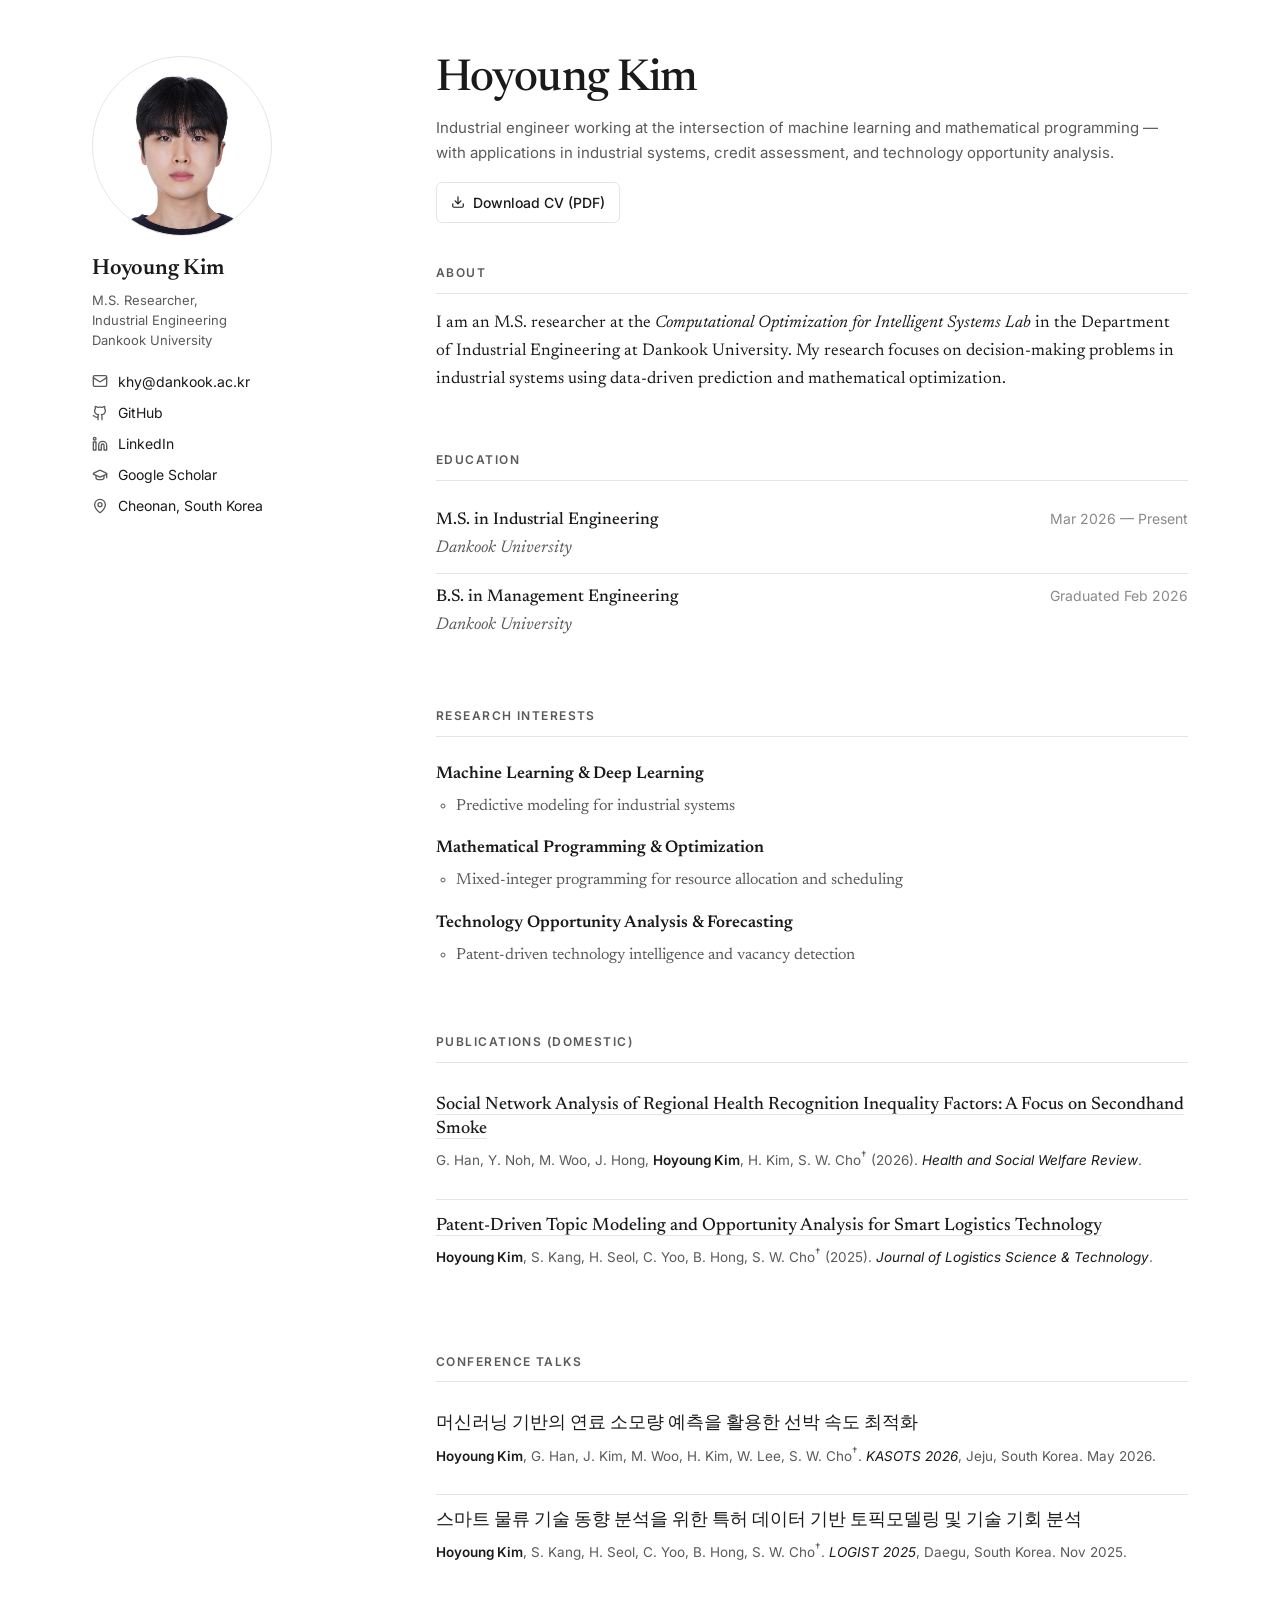
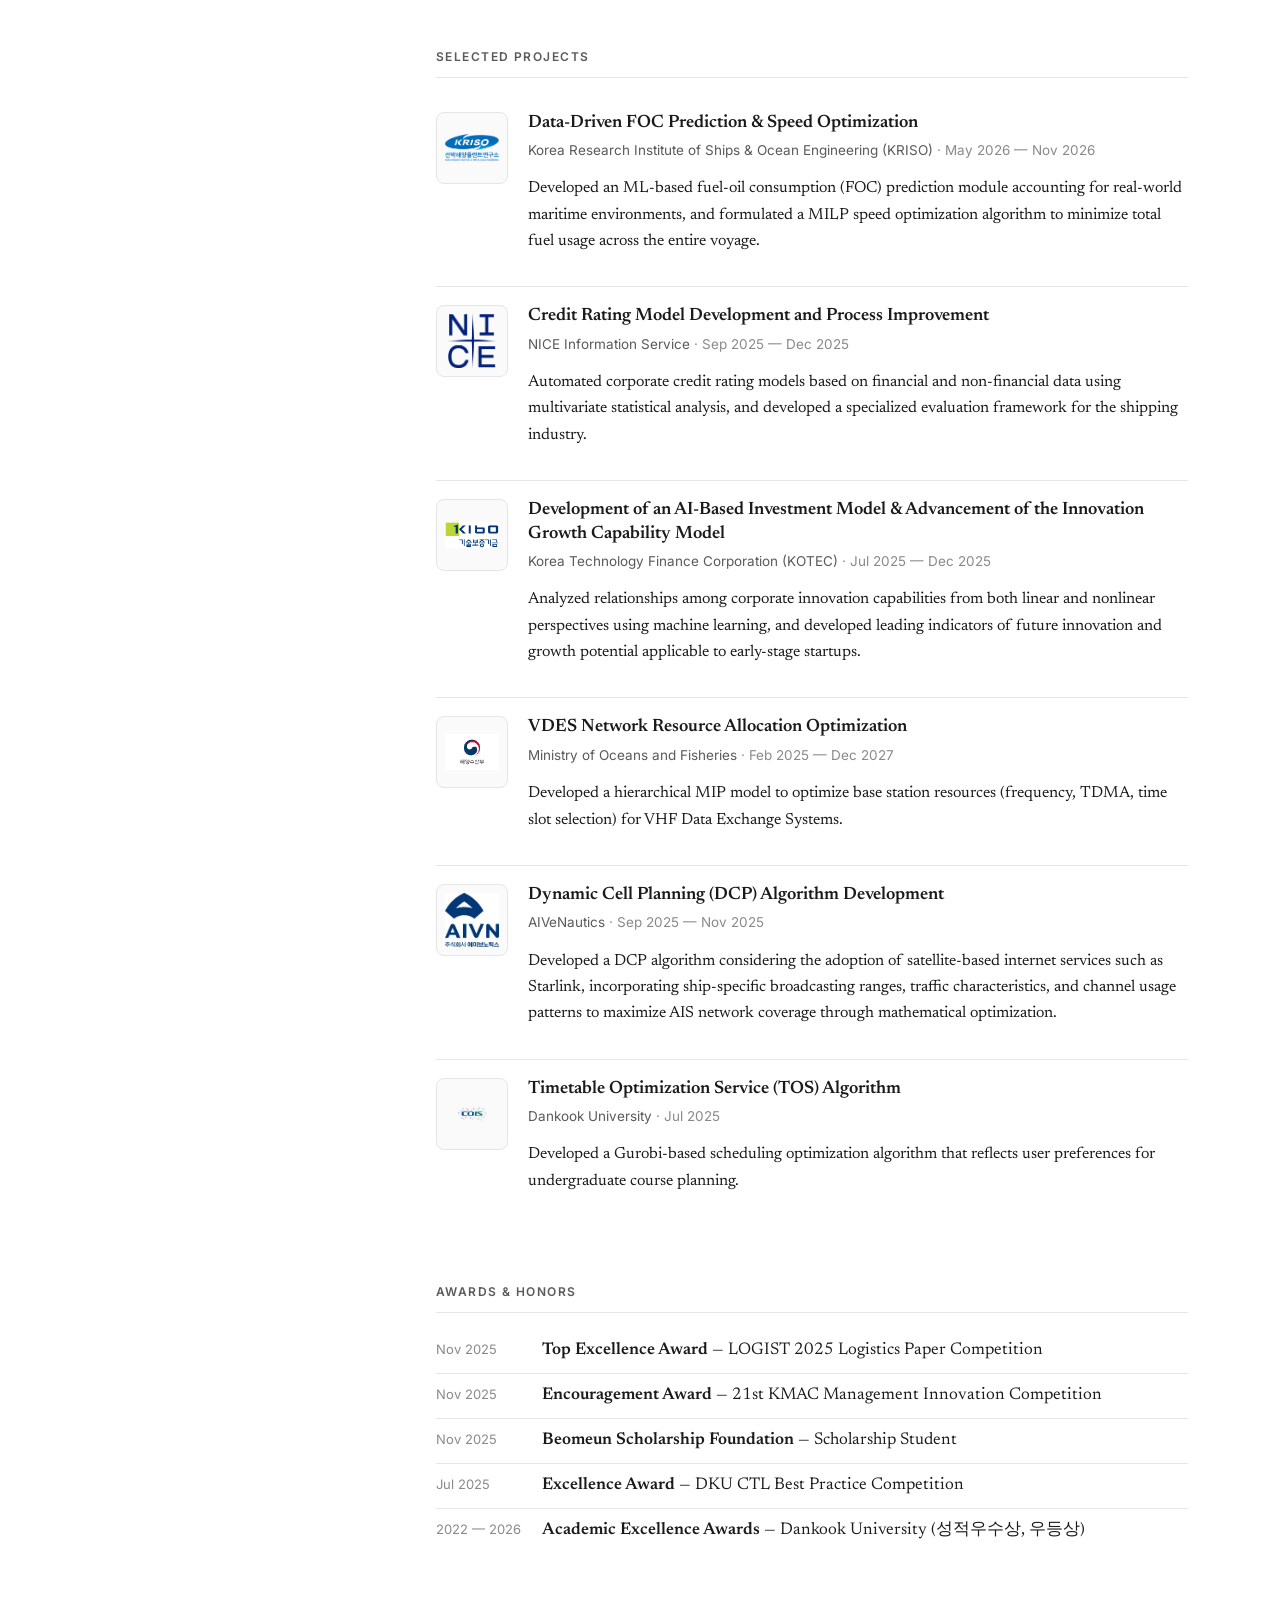
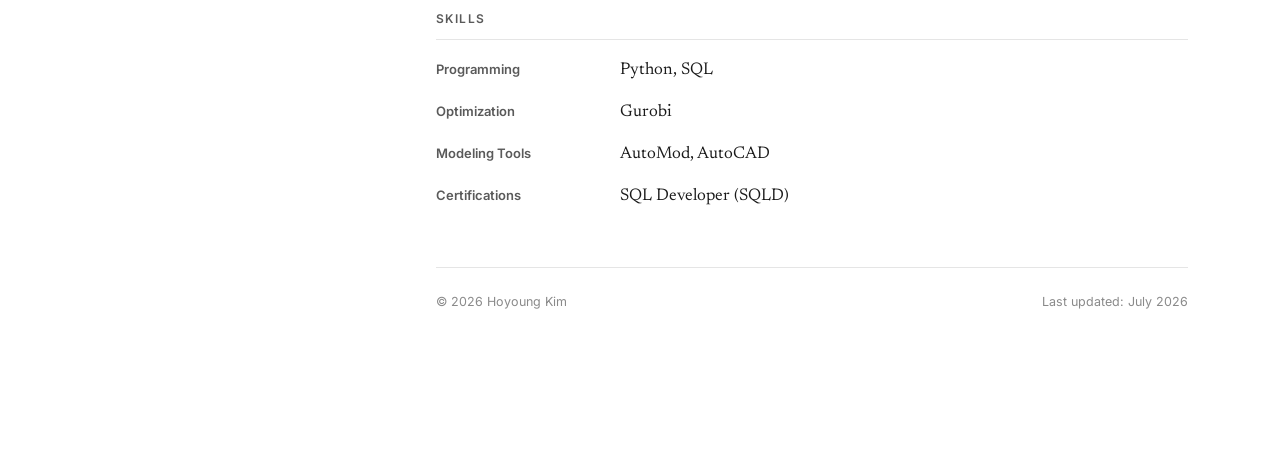
<file: index.html>
<!doctype html>
<html lang="en">
  <head>
    <meta charset="UTF-8" />
    <meta name="viewport" content="width=device-width, initial-scale=1.0" />
    <title>Hoyoung Kim — Industrial Engineering, Dankook University</title>
    <meta
      name="description"
      content="Hoyoung Kim — M.S. researcher at the Computational Optimization for Intelligent Systems Lab, Dankook University. Machine learning, mathematical programming, and technology opportunity analysis."
    />

    <!-- ===========================================================
         Google Fonts
         - Newsreader: 본문 세리프 (가독성 + 학술적 뉘앙스)
         - Inter: 섹션 헤딩/메타/UI 요소용 산세리프
         레퍼런스 AcademicPages 의 차분한 느낌과 유사하게 맞춤
         =========================================================== -->
    <link rel="preconnect" href="https://fonts.googleapis.com" />
    <link rel="preconnect" href="https://fonts.gstatic.com" crossorigin />
    <link
      href="https://fonts.googleapis.com/css2?family=Inter:wght@400;500;600;700&family=Newsreader:ital,wght@0,400;0,500;0,600;1,400&display=swap"
      rel="stylesheet"
    />

    <style>
      /* ============================================================
         디자인 토큰
         - 흰 배경 + 진한 잉크 색상 본문 (순검정은 눈 피로가 커서 회피)
         - 액센트 색상 1개만 사용 (링크/하이라이트)
         ============================================================ */
      :root {
        --bg: #ffffff;
        --fg: #1a1a1a;           /* 본문 잉크 */
        --fg-muted: #5a5a5a;     /* 보조 텍스트 */
        --fg-subtle: #8a8a8a;    /* 더 연한 메타 */
        --line: #e5e5e5;         /* 구분선 */
        --accent: #0a5cff;       /* 링크 액센트 (차분한 학술 블루) */
        --accent-hover: #083fb0;
        --surface: #fafafa;      /* 연한 카드/블록 배경 */

        --font-serif: 'Newsreader', Georgia, 'Times New Roman', serif;
        --font-sans: 'Inter', -apple-system, BlinkMacSystemFont, sans-serif;

        --max-content: 1160px;
        --sidebar-width: 280px;
      }

      /* 기본 리셋 */
      *,
      *::before,
      *::after {
        box-sizing: border-box;
      }

      html {
        -webkit-text-size-adjust: 100%;
        scroll-behavior: smooth;
      }

      body {
        margin: 0;
        background: var(--bg);
        color: var(--fg);
        font-family: var(--font-serif);
        font-size: 17px;
        line-height: 1.65;
        -webkit-font-smoothing: antialiased;
        -moz-osx-font-smoothing: grayscale;
      }

      a {
        color: var(--accent);
        text-decoration: none;
        border-bottom: 1px solid transparent;
        transition: border-color 0.15s ease, color 0.15s ease;
      }
      a:hover {
        color: var(--accent-hover);
        border-bottom-color: currentColor;
      }

      /* ============================================================
         레이아웃: 좌측 고정 사이드바 + 우측 스크롤 콘텐츠
         - 데스크톱: 2컬럼
         - 모바일(≤ 900px): 세로 스택, 사이드바 상단 배치
         ============================================================ */
      .page {
        max-width: var(--max-content);
        margin: 0 auto;
        padding: 0 32px;
      }

      .layout {
        display: grid;
        grid-template-columns: var(--sidebar-width) 1fr;
        gap: 64px;
        padding-top: 56px;
        padding-bottom: 96px;
      }

      @media (max-width: 900px) {
        .page {
          padding: 0 20px;
        }
        .layout {
          grid-template-columns: 1fr;
          gap: 40px;
          padding-top: 32px;
        }
      }

      /* ============================================================
         사이드바
         - sticky 로 스크롤 시 따라오도록 고정
         - 프로필 사진 + 이름 + 소속 + 연락처 링크
         ============================================================ */
      .sidebar {
        position: sticky;
        top: 56px;
        align-self: start;
      }

      @media (max-width: 900px) {
        .sidebar {
          position: static;
        }
      }

      /* 프로필 사진 영역
         - 실제 사진을 /images/profile.jpg 경로에 넣으면 표시됨
         - 이미지가 없을 때도 영역이 유지되도록 기본 배경/이니셜 노출 */
      .profile-photo {
        width: 180px;
        height: 180px;
        border-radius: 50%;
        background: var(--surface);
        background-image: url('images/profile.jpg');
        background-size: cover;
        background-position: center;
        margin-bottom: 20px;
        border: 1px solid var(--line);
        /* 사진이 없을 때 fallback 으로 표시될 이니셜 처리 */
        display: flex;
        align-items: center;
        justify-content: center;
        color: var(--fg-subtle);
        font-family: var(--font-sans);
        font-size: 48px;
        font-weight: 500;
        letter-spacing: -0.02em;
      }

      .profile-name {
        font-family: var(--font-serif);
        font-size: 22px;
        font-weight: 600;
        line-height: 1.25;
        margin: 0 0 6px 0;
        letter-spacing: -0.01em;
      }

      .profile-affiliation {
        font-family: var(--font-sans);
        font-size: 13px;
        line-height: 1.55;
        color: var(--fg-muted);
        margin: 0 0 20px 0;
      }

      /* 사이드바 연락처 링크 리스트 */
      .contact-list {
        list-style: none;
        padding: 0;
        margin: 0;
        font-family: var(--font-sans);
        font-size: 14px;
      }
      .contact-list li {
        margin: 0 0 8px 0;
        display: flex;
        align-items: center;
        gap: 10px;
      }
      .contact-list .icon {
        width: 16px;
        height: 16px;
        color: var(--fg-muted);
        flex-shrink: 0;
      }
      .contact-list a {
        color: var(--fg);
        border-bottom: none;
      }
      .contact-list a:hover {
        color: var(--accent);
      }

      /* ============================================================
         메인 콘텐츠
         ============================================================ */
      .content > section {
        margin-bottom: 56px;
      }

      /* 가장 위에 있는 이름 타이틀 (대형) */
      .content-header {
        margin-bottom: 40px;
      }
      .content-header h1 {
        font-family: var(--font-serif);
        font-size: 44px;
        font-weight: 500;
        line-height: 1.1;
        letter-spacing: -0.02em;
        margin: 0 0 12px 0;
      }
      .content-header .tagline {
        font-family: var(--font-sans);
        font-size: 15px;
        color: var(--fg-muted);
        margin: 0;
      }

      /* CV 다운로드 버튼 줄 */
      .cv-download {
        margin-top: 16px;
        display: inline-flex;
        align-items: center;
        gap: 8px;
        font-family: var(--font-sans);
        font-size: 14px;
        font-weight: 500;
        padding: 8px 14px;
        border: 1px solid var(--line);
        border-radius: 6px;
        color: var(--fg);
        background: var(--bg);
        transition: border-color 0.15s ease, background 0.15s ease;
      }
      .cv-download:hover {
        border-color: var(--fg);
        background: var(--surface);
        color: var(--fg);
      }
      .cv-download .icon {
        width: 14px;
        height: 14px;
      }

      /* 섹션 헤딩 */
      .content h2 {
        font-family: var(--font-sans);
        font-size: 12px;
        font-weight: 600;
        letter-spacing: 0.12em;
        text-transform: uppercase;
        color: var(--fg-muted);
        margin: 0 0 16px 0;
        padding-bottom: 10px;
        border-bottom: 1px solid var(--line);
      }

      .content p {
        margin: 0 0 14px 0;
      }

      /* ============================================================
         Education / Research Interests — 컴팩트 리스트
         ============================================================ */
      .edu-list {
        list-style: none;
        padding: 0;
        margin: 0;
      }
      .edu-list li {
        display: flex;
        justify-content: space-between;
        align-items: baseline;
        gap: 16px;
        padding: 10px 0;
        border-bottom: 1px solid var(--line);
      }
      .edu-list li:last-child {
        border-bottom: none;
      }
      .edu-list .edu-main {
        flex: 1;
      }
      .edu-list .edu-degree {
        font-weight: 500;
      }
      .edu-list .edu-inst {
        color: var(--fg-muted);
        font-style: italic;
      }
      .edu-list .edu-year {
        font-family: var(--font-sans);
        font-size: 14px;
        color: var(--fg-subtle);
        white-space: nowrap;
      }

      .interest-list {
        list-style: none;
        padding: 0;
        margin: 0;
      }
      .interest-list > li {
        padding: 8px 0;
      }
      .interest-list > li > strong {
        font-weight: 600;
      }
      .interest-list ul {
        margin: 4px 0 0 0;
        padding-left: 20px;
        color: var(--fg-muted);
        font-size: 16px;
      }

      /* ============================================================
         Publications / Talks — 논문 스타일 블록
         ============================================================ */
      .pub-list,
      .talk-list {
        list-style: none;
        padding: 0;
        margin: 0;
      }
      .pub-item,
      .talk-item {
        padding: 14px 0;
        border-bottom: 1px solid var(--line);
      }
      .pub-item:last-child,
      .talk-item:last-child {
        border-bottom: none;
      }
      .pub-title,
      .talk-title {
        font-family: var(--font-serif);
        font-size: 18px;
        font-weight: 500;
        line-height: 1.35;
        margin: 0 0 6px 0;
      }
      .pub-title a,
      .talk-title a {
        color: var(--fg);
        border-bottom-color: var(--line);
      }
      .pub-title a:hover,
      .talk-title a:hover {
        color: var(--accent);
        border-bottom-color: var(--accent);
      }
      .pub-meta,
      .talk-meta {
        font-family: var(--font-sans);
        font-size: 13.5px;
        color: var(--fg-muted);
        line-height: 1.55;
        margin: 0;
      }
      .pub-meta .self {
        color: var(--fg);
        font-weight: 600;
      }
      .pub-meta em,
      .talk-meta em {
        font-style: italic;
        color: var(--fg);
      }
      .tag {
        display: inline-block;
        font-family: var(--font-sans);
        font-size: 11px;
        font-weight: 500;
        letter-spacing: 0.04em;
        padding: 2px 8px;
        margin-right: 6px;
        border-radius: 3px;
        background: var(--surface);
        color: var(--fg-muted);
        border: 1px solid var(--line);
        vertical-align: middle;
      }

      /* ============================================================
         Projects — 기관 로고 + 설명 블록
         - 좌측: 로고 (56x56 고정)
         - 우측: 프로젝트 이름 / 기관명 / 기간 / 한 줄 요약
         ============================================================ */
      .proj-list {
        list-style: none;
        padding: 0;
        margin: 0;
      }
      .proj-item {
        display: grid;
        grid-template-columns: 72px 1fr;
        gap: 20px;
        align-items: start;
        padding: 18px 0;
        border-bottom: 1px solid var(--line);
      }
      .proj-item:last-child {
        border-bottom: none;
      }

      /* 기관 로고 컨테이너
         - 실제 로고 이미지를 logos/ 폴더에 넣으면 <img>로 대체됨
         - 로고가 없을 때는 기관명 이니셜을 보여주는 자리표시 */
      .proj-logo {
        width: 72px;
        height: 72px;
        display: flex;
        align-items: center;
        justify-content: center;
        background: var(--surface);
        border: 1px solid var(--line);
        border-radius: 8px;
        overflow: hidden;
        flex-shrink: 0;
      }
      .proj-logo img {
        width: 100%;
        height: 100%;
        object-fit: contain;
        padding: 8px;
      }
      .proj-logo .logo-fallback {
        font-family: var(--font-sans);
        font-size: 11px;
        font-weight: 700;
        letter-spacing: 0.04em;
        color: var(--fg-muted);
        text-align: center;
        padding: 4px;
        line-height: 1.2;
      }

      .proj-body {
        min-width: 0; /* grid 아이템 텍스트 오버플로우 방지 */
      }
      .proj-title {
        font-family: var(--font-serif);
        font-size: 18px;
        font-weight: 600;
        line-height: 1.3;
        margin: 0 0 4px 0;
      }
      .proj-org {
        font-family: var(--font-sans);
        font-size: 13.5px;
        color: var(--fg-muted);
        margin: 0 0 8px 0;
      }
      .proj-org .period {
        color: var(--fg-subtle);
      }
      .proj-summary {
        font-size: 16px;
        margin: 0;
        color: var(--fg);
      }

      /* ============================================================
         Honors & Awards / Skills — 간결한 리스트
         ============================================================ */
      .award-list {
        list-style: none;
        padding: 0;
        margin: 0;
      }
      .award-list li {
        padding: 8px 0;
        border-bottom: 1px solid var(--line);
        display: flex;
        gap: 16px;
        align-items: baseline;
      }
      .award-list li:last-child {
        border-bottom: none;
      }
      .award-date {
        font-family: var(--font-sans);
        font-size: 13px;
        color: var(--fg-subtle);
        min-width: 90px;
        flex-shrink: 0;
      }
      .award-desc {
        flex: 1;
      }
      .award-desc strong {
        font-weight: 600;
      }

      .skills-grid {
        display: grid;
        grid-template-columns: 160px 1fr;
        gap: 14px 24px;
        align-items: baseline;
      }
      @media (max-width: 600px) {
        .skills-grid {
          grid-template-columns: 1fr;
          gap: 2px 0;
        }
        .skills-grid > dt {
          padding-top: 8px;
        }
      }
      .skills-grid dt {
        font-family: var(--font-sans);
        font-size: 13px;
        font-weight: 600;
        color: var(--fg-muted);
      }
      .skills-grid dd {
        margin: 0;
      }

      /* ============================================================
         Footer
         ============================================================ */
      footer {
        border-top: 1px solid var(--line);
        padding: 24px 0 48px 0;
        font-family: var(--font-sans);
        font-size: 12.5px;
        color: var(--fg-subtle);
        display: flex;
        justify-content: space-between;
        flex-wrap: wrap;
        gap: 8px;
      }

      /* 인쇄 시 사이드바 간소화 (선택적 개선) */
      @media print {
        .sidebar {
          position: static;
        }
        a {
          color: var(--fg);
          border-bottom: none;
        }
      }
    </style>
  </head>

  <body>
    <div class="page">
      <div class="layout">
        <!-- ====================================================
             SIDEBAR — 프로필 사진 + 이름 + 소속 + 연락처
             ==================================================== -->
        <aside class="sidebar">
          <!-- 프로필 사진: images/profile.jpg 파일을 넣으면 표시됩니다.
               이미지가 없으면 아래 'HK' 이니셜이 보입니다. -->
          <div class="profile-photo" role="img" aria-label="Hoyoung Kim profile photo">
            
          </div>

          <h2 class="profile-name" style="
            font-family: var(--font-serif);
            font-size: 22px;
            font-weight: 600;
            text-transform: none;
            letter-spacing: -0.01em;
            color: var(--fg);
            border: none;
            padding: 0;
            margin: 0 0 6px 0;
          ">
            Hoyoung Kim
          </h2>
          <p class="profile-affiliation">
            M.S. Researcher,<br />
            Industrial Engineering<br />
            Dankook University
          </p>

          <!-- 연락처 / 소셜 링크 -->
          <ul class="contact-list">
            <li>
              <!-- Email icon (lucide) -->
              <svg class="icon" viewBox="0 0 24 24" fill="none" stroke="currentColor" stroke-width="2" stroke-linecap="round" stroke-linejoin="round">
                <rect x="2" y="4" width="20" height="16" rx="2"/>
                <path d="m22 7-8.97 5.7a1.94 1.94 0 0 1-2.06 0L2 7"/>
              </svg>
              <a href="mailto:khy@dankook.ac.kr">khy@dankook.ac.kr</a>
            </li>
            <li>
              <!-- GitHub icon -->
              <svg class="icon" viewBox="0 0 24 24" fill="none" stroke="currentColor" stroke-width="2" stroke-linecap="round" stroke-linejoin="round">
                <path d="M15 22v-4a4.8 4.8 0 0 0-1-3.5c3 0 6-2 6-5.5.08-1.25-.27-2.48-1-3.5.28-1.15.28-2.35 0-3.5 0 0-1 0-3 1.5-2.64-.5-5.36-.5-8 0C6 2 5 2 5 2c-.3 1.15-.3 2.35 0 3.5A5.403 5.403 0 0 0 4 9c0 3.5 3 5.5 6 5.5-.39.49-.68 1.05-.85 1.65-.17.6-.22 1.23-.15 1.85v4"/>
                <path d="M9 18c-4.51 2-5-2-7-2"/>
              </svg>
              <a href="https://github.com/khycom" target="_blank" rel="noopener">GitHub</a>
            </li>
            <li>
              <!-- LinkedIn icon -->
              <svg class="icon" viewBox="0 0 24 24" fill="none" stroke="currentColor" stroke-width="2" stroke-linecap="round" stroke-linejoin="round">
                <path d="M16 8a6 6 0 0 1 6 6v7h-4v-7a2 2 0 0 0-2-2 2 2 0 0 0-2 2v7h-4v-7a6 6 0 0 1 6-6z"/>
                <rect x="2" y="9" width="4" height="12"/>
                <circle cx="4" cy="4" r="2"/>
              </svg>
              <a href="https://www.linkedin.com/in/hoyoung-kim-9925a537b/" target="_blank" rel="noopener">LinkedIn</a>
            </li>
            <li>
              <!-- Google Scholar icon (graduation cap) -->
              <svg class="icon" viewBox="0 0 24 24" fill="none" stroke="currentColor" stroke-width="2" stroke-linecap="round" stroke-linejoin="round">
                <path d="M21.42 10.922a1 1 0 0 0-.019-1.838L12.83 5.18a2 2 0 0 0-1.66 0L2.6 9.08a1 1 0 0 0 0 1.832l8.57 3.908a2 2 0 0 0 1.66 0z"/>
                <path d="M22 10v6"/>
                <path d="M6 12.5V16a6 3 0 0 0 12 0v-3.5"/>
              </svg>
              <a href="https://scholar.google.com/" target="_blank" rel="noopener">Google Scholar</a>
            </li>
            <li>
              <!-- Location icon -->
              <svg class="icon" viewBox="0 0 24 24" fill="none" stroke="currentColor" stroke-width="2" stroke-linecap="round" stroke-linejoin="round">
                <path d="M20 10c0 4.993-5.539 10.193-7.399 11.799a1 1 0 0 1-1.202 0C9.539 20.193 4 14.993 4 10a8 8 0 0 1 16 0"/>
                <circle cx="12" cy="10" r="3"/>
              </svg>
              <span style="color: var(--fg);">Cheonan, South Korea</span>
            </li>
          </ul>
        </aside>

        <!-- ====================================================
             MAIN CONTENT
             ==================================================== -->
        <main class="content">
          <!-- Header: 이름 타이틀 + 한 줄 포지셔닝 + CV 다운로드 -->
          <header class="content-header">
            <h1>Hoyoung Kim</h1>
            <p class="tagline">
              Industrial engineer working at the intersection of machine learning and
              mathematical programming — with applications in industrial systems,
              credit assessment, and technology opportunity analysis.
            </p>
            <!-- 실제 CV PDF 를 files/cv-hoyoungkim.pdf 로 넣어주세요 -->
            <a class="cv-download" href="files/CV_Hoyoung_Kim.pdf" download>
              <svg class="icon" viewBox="0 0 24 24" fill="none" stroke="currentColor" stroke-width="2" stroke-linecap="round" stroke-linejoin="round">
                <path d="M21 15v4a2 2 0 0 1-2 2H5a2 2 0 0 1-2-2v-4"/>
                <polyline points="7 10 12 15 17 10"/>
                <line x1="12" y1="15" x2="12" y2="3"/>
              </svg>
              Download CV (PDF)
            </a>
          </header>

          <!-- About -->
          <section id="about">
            <h2>About</h2>
            <p>
              I am an M.S. researcher at the
              <em>Computational Optimization for Intelligent Systems Lab</em>
              in the Department of Industrial Engineering at Dankook University.
              My research focuses on decision-making problems in industrial systems 
              using data-driven prediction and mathematical optimization.
            </p>
          </section>

          <!-- Education -->
          <section id="education">
            <h2>Education</h2>
            <ul class="edu-list">
              <li>
                <div class="edu-main">
                  <div class="edu-degree">M.S. in Industrial Engineering</div>
                  <div class="edu-inst">Dankook University</div>
                </div>
                <div class="edu-year">Mar 2026 — Present</div>
              </li>
              <li>
                <div class="edu-main">
                  <div class="edu-degree">B.S. in Management Engineering</div>
                  <div class="edu-inst">Dankook University</div>
                </div>
                <div class="edu-year">Graduated Feb 2026</div>
              </li>
            </ul>
          </section>

          <!-- Research Interests -->
          <section id="interests">
            <h2>Research Interests</h2>
            <ul class="interest-list">
              <li>
                <strong>Machine Learning &amp; Deep Learning</strong>
                <ul>
                  <li>Predictive modeling for industrial systems</li>
                </ul>
              </li>
              <li>
                <strong>Mathematical Programming &amp; Optimization</strong>
                <ul>
                  <li>Mixed-integer programming for resource allocation and scheduling</li>
                </ul>
              </li>
              <li>
                <strong>Technology Opportunity Analysis &amp; Forecasting</strong>
                <ul>
                  <li>Patent-driven technology intelligence and vacancy detection</li>
                </ul>
              </li>
            </ul>
          </section>

          <!-- Publications (Domestic) -->
          <section id="publications (Domestic)">
            <h2>Publications (Domestic)</h2>
            <ul class="pub-list">
              <li class="pub-item">
                <h3 class="pub-title">
                  <a href="https://www.kci.go.kr/kciportal/ci/sereArticleSearch/ciSereArtiView.kci?sereArticleSearchBean.artiId=ART003355366" target="_blank" rel="noopener">
                    Social Network Analysis of Regional Health Recognition Inequality Factors: A Focus on Secondhand Smoke
                  </a>
                </h3>
                <p class="pub-meta">
                  G. Han, Y. Noh, M. Woo, J. Hong, <span class="self">Hoyoung Kim</span>, H. Kim, S. W. Cho<sup>&dagger;</sup> (2026).
                  <em>Health and Social Welfare Review</em>.
                </p>
              </li>
              <li class="pub-item">
                <h3 class="pub-title">
                  <a href="https://www.kci.go.kr/kciportal/ci/sereArticleSearch/ciSereArtiView.kci?sereArticleSearchBean.artiId=ART003294484" target="_blank" rel="noopener">
                    Patent-Driven Topic Modeling and Opportunity Analysis for Smart Logistics Technology
                  </a>
                </h3>
                <p class="pub-meta">
                  <span class="self">Hoyoung Kim</span>, S. Kang, H. Seol, C. Yoo, B. Hong, S. W. Cho<sup>&dagger;</sup> (2025).
                  <em>Journal of Logistics Science &amp; Technology</em>.
                </p>
              </li>
            </ul>
          </section>

          <!-- Talks -->
          <section id="talks">
            <h2>Conference Talks</h2>
            <ul class="talk-list">
              <li class="talk-item">
                <h3 class="talk-title">
                  머신러닝 기반의 연료 소모량 예측을 활용한 선박 속도 최적화
                </h3>
                <p class="talk-meta">
                  <span class="self" style="color: var(--fg); font-weight: 600;">Hoyoung Kim</span>,
                  G. Han, J. Kim, M. Woo, H. Kim, W. Lee, S. W. Cho<sup>&dagger;</sup>.
                  <em>KASOTS 2026</em>, Jeju, South Korea. May 2026.
                </p>
              </li>
              <li class="talk-item">
                <h3 class="talk-title">
                  스마트 물류 기술 동향 분석을 위한 특허 데이터 기반 토픽모델링 및 기술 기회 분석
                </h3>
                <p class="talk-meta">
                  <span class="self" style="color: var(--fg); font-weight: 600;">Hoyoung Kim</span>,
                  S. Kang, H. Seol, C. Yoo, B. Hong, S. W. Cho<sup>&dagger;</sup>.
                  <em>LOGIST 2025</em>, Daegu, South Korea. Nov 2025.
                </p>
              </li>
            </ul>
          </section>

          <!-- Selected Projects -->
          <section id="projects">
            <h2>Selected Projects</h2>
            <ul class="proj-list">
              <!-- Project 1: KRISO -->
              <li class="proj-item">
                <div class="proj-logo">
                  <!-- logos/kriso.png 파일을 넣어주세요. 없으면 자리표시자 텍스트가 보입니다. -->
                  <img
                    src="logos/kriso.png"
                    alt="KRISO logo"
                    onerror="this.style.display='none'; this.nextElementSibling.style.display='flex';"
                  />
                  <div class="logo-fallback" style="display:none;">KRISO</div>
                </div>
                <div class="proj-body">
                  <h3 class="proj-title">Data-Driven FOC Prediction &amp; Speed Optimization</h3>
                  <p class="proj-org">
                    Korea Research Institute of Ships &amp; Ocean Engineering (KRISO)
                    <span class="period">· May 2026 — Nov 2026</span>
                  </p>
                  <p class="proj-summary">
                    Developed an ML-based fuel-oil consumption (FOC) prediction module accounting
                    for real-world maritime environments, and formulated a MILP speed optimization
                    algorithm to minimize total fuel usage across the entire voyage.
                  </p>
                </div>
              </li>

              <!-- Project 2: NICE Information Service -->
              <li class="proj-item">
                <div class="proj-logo">
                  <img
                    src="logos/nice.png"
                    alt="NICE Information Service logo"
                    onerror="this.style.display='none'; this.nextElementSibling.style.display='flex';"
                  />
                  <div class="logo-fallback" style="display:none;">NICE</div>
                </div>
                <div class="proj-body">
                  <h3 class="proj-title">Credit Rating Model Development and Process Improvement</h3>
                  <p class="proj-org">
                    NICE Information Service
                    <span class="period">· Sep 2025 — Dec 2025</span>
                  </p>
                  <p class="proj-summary">
                    Automated corporate credit rating models based on financial and non-financial data
                    using multivariate statistical analysis, and developed a specialized evaluation
                    framework for the shipping industry.
                  </p>
                </div>
              </li>

              <!-- Project 3: KIBO -->
              <li class="proj-item">
                <div class="proj-logo">
                  <img
                    src="logos/kibo.png"
                    alt="KIBO logo"
                    onerror="this.style.display='none'; this.nextElementSibling.style.display='flex';"
                  />
                  <div class="logo-fallback" style="display:none;">KIBO</div>
                </div>
                <div class="proj-body">
                  <h3 class="proj-title">Development of an AI-Based Investment Model &amp; Advancement of the Innovation Growth Capability Model</h3>
                  <p class="proj-org">
                    Korea Technology Finance Corporation (KOTEC)
                    <span class="period">· Jul 2025 — Dec 2025</span>
                  </p>
                  <p class="proj-summary">
                    Analyzed relationships among corporate innovation capabilities from both linear
                    and nonlinear perspectives using machine learning, and developed leading indicators
                    of future innovation and growth potential applicable to early-stage startups.
                  </p>
                </div>
              </li>

              <!-- Project 4: Ministry of Oceans and Fisheries -->
              <li class="proj-item">
                <div class="proj-logo">
                  <img
                    src="logos/mof.png"
                    alt="Ministry of Oceans and Fisheries logo"
                    onerror="this.style.display='none'; this.nextElementSibling.style.display='flex';"
                  />
                  <div class="logo-fallback" style="display:none;">MOF</div>
                </div>
                <div class="proj-body">
                  <h3 class="proj-title">VDES Network Resource Allocation Optimization</h3>
                  <p class="proj-org">
                    Ministry of Oceans and Fisheries
                    <span class="period">· Feb 2025 — Dec 2027</span>
                  </p>
                  <p class="proj-summary">
                    Developed a hierarchical MIP model to optimize base station resources
                    (frequency, TDMA, time slot selection) for VHF Data Exchange Systems.
                  </p>
                </div>
              </li>

              <!-- Project 5: AIVeNautics -->
              <li class="proj-item">
                <div class="proj-logo">
                  <img
                    src="logos/AIVeNautics.png"
                    alt="AIVeNautics logo"
                    onerror="this.style.display='none'; this.nextElementSibling.style.display='flex';"
                  />
                  <div class="logo-fallback" style="display:none;">AIVeNautics</div>
                </div>
                <div class="proj-body">
                  <h3 class="proj-title">Dynamic Cell Planning (DCP) Algorithm Development</h3>
                  <p class="proj-org">
                    AIVeNautics
                    <span class="period">· Sep 2025 — Nov 2025</span>
                  </p>
                  <p class="proj-summary">
                    Developed a DCP algorithm considering the adoption of satellite-based
                    internet services such as Starlink, incorporating ship-specific broadcasting ranges,
                    traffic characteristics, and channel usage patterns to maximize AIS network coverage
                    through mathematical optimization.
                  </p>
                </div>
              </li>

              <!-- Project 6: Dankook University / COIS Lab -->
              <li class="proj-item">
                <div class="proj-logo">
                  <img
                    src="logos/cois-lab.png"
                    alt="COIS Lab / Dankook University logo"
                    onerror="this.style.display='none'; this.nextElementSibling.style.display='flex';"
                  />
                  <div class="logo-fallback" style="display:none;">COIS&nbsp;LAB</div>
                </div>
                <div class="proj-body">
                  <h3 class="proj-title">Timetable Optimization Service (TOS) Algorithm</h3>
                  <p class="proj-org">
                    Dankook University
                    <span class="period">· Jul 2025</span>
                  </p>
                  <p class="proj-summary">
                    Developed a Gurobi-based scheduling optimization algorithm that
                    reflects user preferences for undergraduate course planning.
                  </p>
                </div>
              </li>
            </ul>
          </section>

          <!-- Honors & Awards -->
          <section id="awards">
            <h2>Awards &amp; Honors</h2>
            <ul class="award-list">
              <li>
                <div class="award-date">Nov 2025</div>
                <div class="award-desc">
                  <strong>Top Excellence Award</strong> — LOGIST 2025 Logistics Paper Competition
                </div>
              </li>
              <li>
                <div class="award-date">Nov 2025</div>
                <div class="award-desc">
                  <strong>Encouragement Award</strong> — 21st KMAC Management Innovation Competition
                </div>
              </li>
              <li>
                <div class="award-date">Nov 2025</div>
                <div class="award-desc">
                  <strong>Beomeun Scholarship Foundation</strong> — Scholarship Student
                </div>
              </li>
              <li>
                <div class="award-date">Jul 2025</div>
                <div class="award-desc">
                  <strong>Excellence Award</strong> — DKU CTL Best Practice Competition
                </div>
              </li>
              <li>
                <div class="award-date">2022 — 2026</div>
                <div class="award-desc">
                  <strong>Academic Excellence Awards</strong> — Dankook University (성적우수상, 우등상)
                </div>
              </li>
            </ul>
          </section>

          <!-- Skills -->
          <section id="skills">
            <h2>Skills</h2>
            <dl class="skills-grid">
              <dt>Programming</dt>
              <dd>Python, SQL</dd>

              <dt>Optimization</dt>
              <dd>Gurobi</dd>

              <dt>Modeling Tools</dt>
              <dd>AutoMod, AutoCAD</dd>

              <dt>Certifications</dt>
              <dd>SQL Developer (SQLD)</dd>
            </dl>
          </section>

          <footer>
            <span>© 2026 Hoyoung Kim</span>
            <span>Last updated: July 2026</span>
          </footer>
        </main>
      </div>
    </div>
  </body>
</html>
</file>
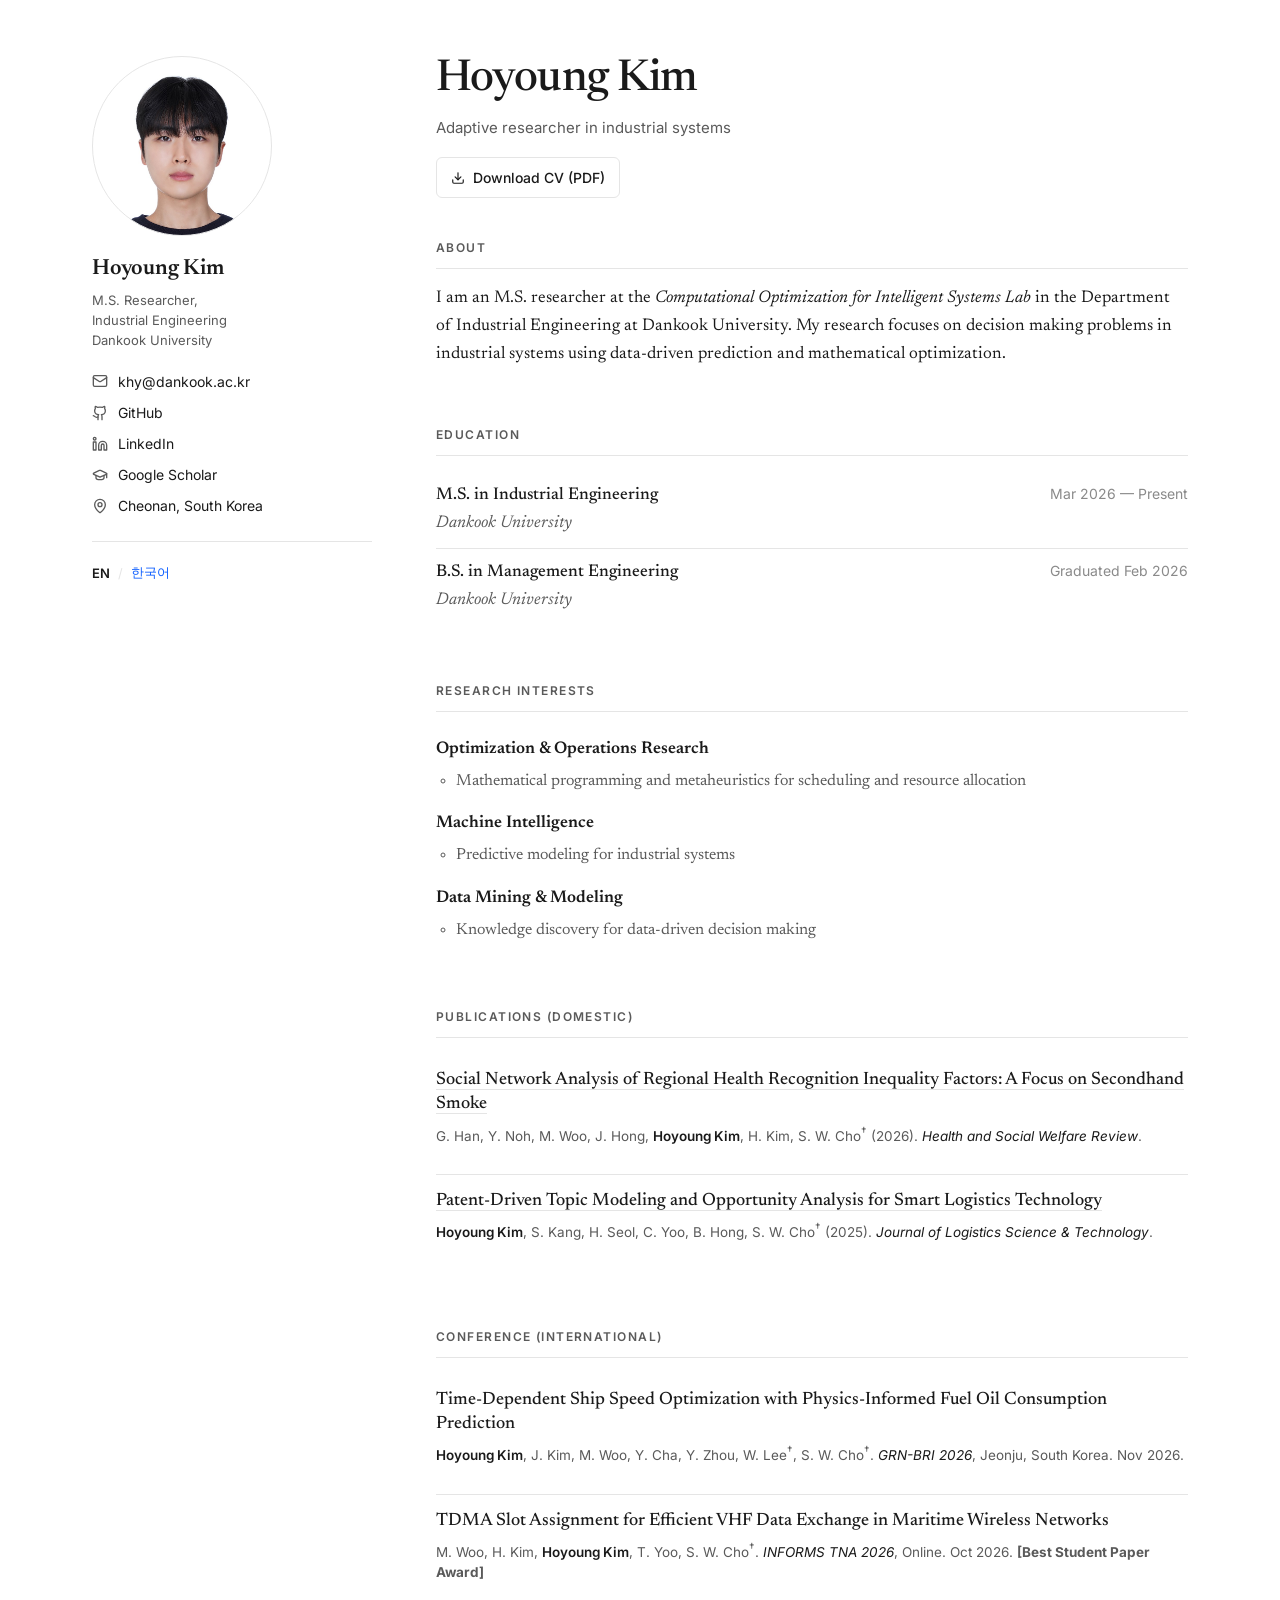
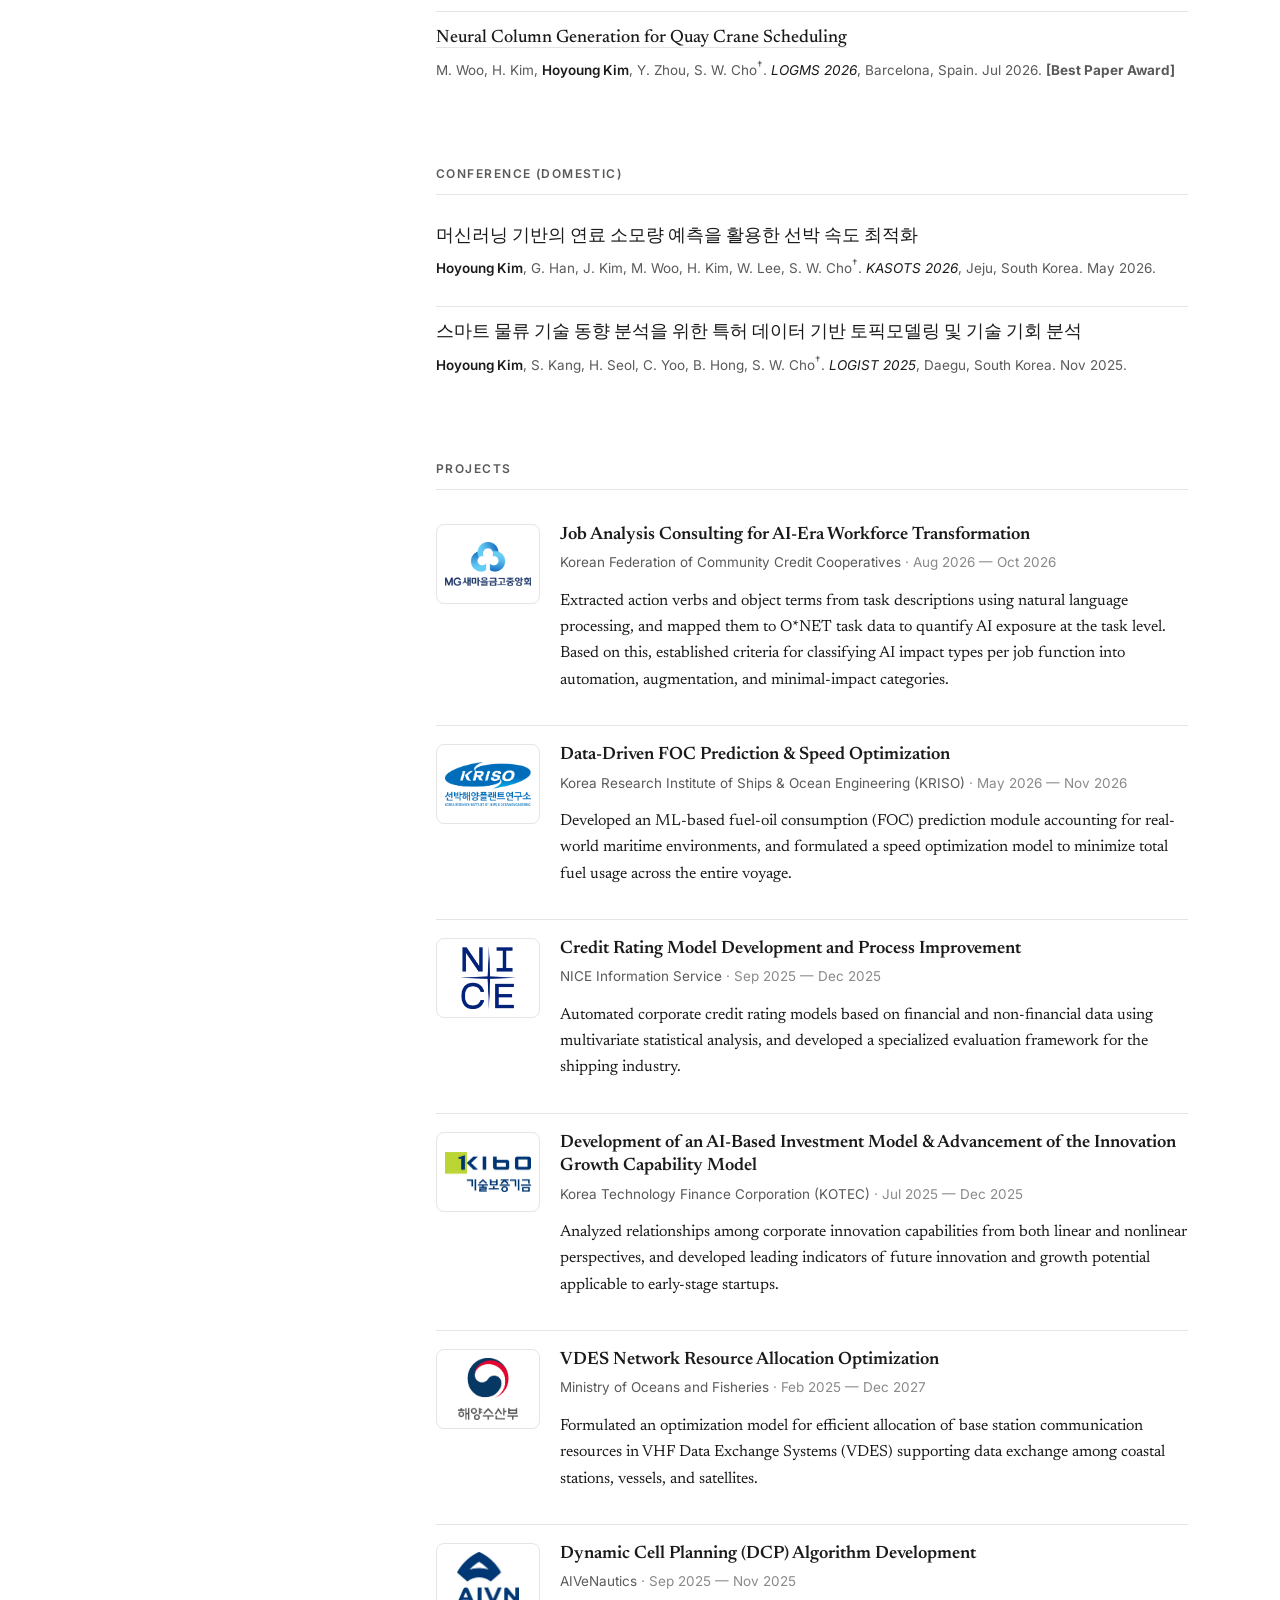
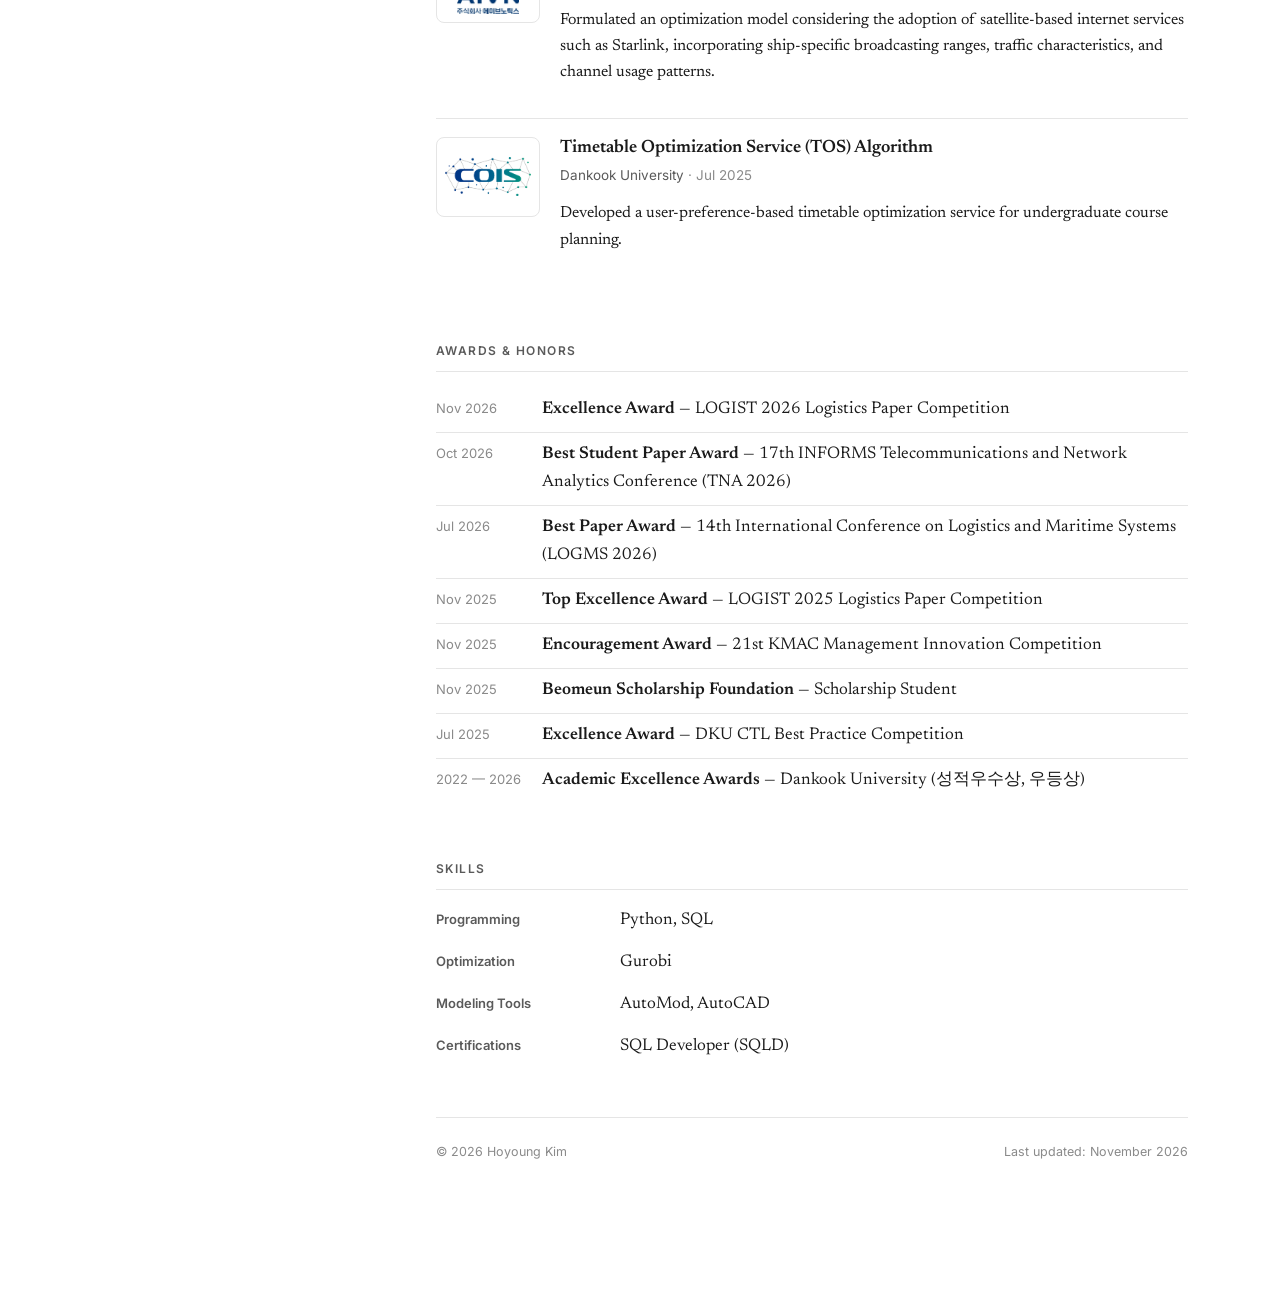
<file: cv/index.html>
<!doctype html>
<html lang="en">
  <head>
    <meta charset="UTF-8" />
    <meta name="viewport" content="width=device-width, initial-scale=1.0" />
    <title>Hoyoung Kim — Industrial Engineering, Dankook University</title>
    <meta
      name="description"
      content="Hoyoung Kim — M.S. researcher at the Computational Optimization for Intelligent Systems Lab, Dankook University. Machine learning, mathematical programming, and technology opportunity analysis."
    />

    <!-- ===========================================================
         Google Fonts
         - Newsreader: 본문 세리프
         - Inter: 섹션 헤딩/메타/UI 요소용 산세리프
         =========================================================== -->
    <link rel="preconnect" href="https://fonts.googleapis.com" />
    <link rel="preconnect" href="https://fonts.gstatic.com" crossorigin />
    <link
      href="https://fonts.googleapis.com/css2?family=Inter:wght@400;500;600;700&family=Newsreader:ital,wght@0,400;0,500;0,600;1,400&display=swap"
      rel="stylesheet"
    />

    <link rel="stylesheet" href="style.css" />
    <link rel="stylesheet" href="style-print.css" media="print" />
<link rel="alternate" hreflang="en" href="index.html" />
<link rel="alternate" hreflang="ko" href="index_kr.html" />
  </head>

  <body>
    <div class="page">
      <div class="layout">
        <!-- ====================================================
             SIDEBAR — 프로필 사진 + 이름 + 소속 + 연락처
             ==================================================== -->
        <aside class="sidebar">
          <!-- 프로필 사진: images/profile.jpg 파일을 넣으면 표시됩니다.
               이미지가 없으면 아래 'HK' 이니셜이 보입니다. -->
          <div class="profile-photo" role="img" aria-label="Hoyoung Kim profile photo">
            
          </div>

          <h2 class="profile-name" style="
            font-family: var(--font-serif);
            font-size: 22px;
            font-weight: 600;
            text-transform: none;
            letter-spacing: -0.01em;
            color: var(--fg);
            border: none;
            padding: 0;
            margin: 0 0 6px 0;
          ">
            Hoyoung Kim
          </h2>
          <p class="profile-affiliation">
            M.S. Researcher,<br />
            Industrial Engineering<br />
            Dankook University
          </p>

          <!-- 연락처 / 소셜 링크 -->
          <ul class="contact-list">
            <li>
              <!-- Email icon (lucide) -->
              <svg class="icon" viewBox="0 0 24 24" fill="none" stroke="currentColor" stroke-width="2" stroke-linecap="round" stroke-linejoin="round">
                <rect x="2" y="4" width="20" height="16" rx="2"/>
                <path d="m22 7-8.97 5.7a1.94 1.94 0 0 1-2.06 0L2 7"/>
              </svg>
              <a href="mailto:khy@dankook.ac.kr">khy@dankook.ac.kr</a>
            </li>
            <li class="phone-only">
              <!-- Phone icon (lucide) -->
              <svg class="icon" viewBox="0 0 24 24" fill="none" stroke="currentColor" stroke-width="2" stroke-linecap="round" stroke-linejoin="round">
                <path d="M22 16.92v3a2 2 0 0 1-2.18 2 19.79 19.79 0 0 1-8.63-3.07 19.5 19.5 0 0 1-6-6 19.79 19.79 0 0 1-3.07-8.67A2 2 0 0 1 4.11 2h3a2 2 0 0 1 2 1.72 12.84 12.84 0 0 0 .7 2.81 2 2 0 0 1-.45 2.11L8.09 9.91a16 16 0 0 0 6 6l1.27-1.27a2 2 0 0 1 2.11-.45 12.84 12.84 0 0 0 2.81.7A2 2 0 0 1 22 16.92z"/>
              </svg>
              <span style="color: var(--fg);">010-XXXX-XXXX</span>
            </li>
            <li>
              <!-- GitHub icon -->
              <svg class="icon" viewBox="0 0 24 24" fill="none" stroke="currentColor" stroke-width="2" stroke-linecap="round" stroke-linejoin="round">
                <path d="M15 22v-4a4.8 4.8 0 0 0-1-3.5c3 0 6-2 6-5.5.08-1.25-.27-2.48-1-3.5.28-1.15.28-2.35 0-3.5 0 0-1 0-3 1.5-2.64-.5-5.36-.5-8 0C6 2 5 2 5 2c-.3 1.15-.3 2.35 0 3.5A5.403 5.403 0 0 0 4 9c0 3.5 3 5.5 6 5.5-.39.49-.68 1.05-.85 1.65-.17.6-.22 1.23-.15 1.85v4"/>
                <path d="M9 18c-4.51 2-5-2-7-2"/>
              </svg>
              <a href="https://github.com/khycom" target="_blank" rel="noopener">GitHub</a>
            </li>
            <li>
              <!-- LinkedIn icon -->
              <svg class="icon" viewBox="0 0 24 24" fill="none" stroke="currentColor" stroke-width="2" stroke-linecap="round" stroke-linejoin="round">
                <path d="M16 8a6 6 0 0 1 6 6v7h-4v-7a2 2 0 0 0-2-2 2 2 0 0 0-2 2v7h-4v-7a6 6 0 0 1 6-6z"/>
                <rect x="2" y="9" width="4" height="12"/>
                <circle cx="4" cy="4" r="2"/>
              </svg>
              <a href="https://www.linkedin.com/in/hoyoung-kim-9925a537b/" target="_blank" rel="noopener">LinkedIn</a>
            </li>
            <li>
              <!-- Google Scholar icon (graduation cap) -->
              <svg class="icon" viewBox="0 0 24 24" fill="none" stroke="currentColor" stroke-width="2" stroke-linecap="round" stroke-linejoin="round">
                <path d="M21.42 10.922a1 1 0 0 0-.019-1.838L12.83 5.18a2 2 0 0 0-1.66 0L2.6 9.08a1 1 0 0 0 0 1.832l8.57 3.908a2 2 0 0 0 1.66 0z"/>
                <path d="M22 10v6"/>
                <path d="M6 12.5V16a6 3 0 0 0 12 0v-3.5"/>
              </svg>
              <a href="https://scholar.google.com/citations?hl=ko&amp;user=Nyvnz_4AAAAJ" target="_blank" rel="noopener">Google Scholar</a>
            </li>
            <li>
              <!-- Location icon -->
              <svg class="icon" viewBox="0 0 24 24" fill="none" stroke="currentColor" stroke-width="2" stroke-linecap="round" stroke-linejoin="round">
                <path d="M20 10c0 4.993-5.539 10.193-7.399 11.799a1 1 0 0 1-1.202 0C9.539 20.193 4 14.993 4 10a8 8 0 0 1 16 0"/>
                <circle cx="12" cy="10" r="3"/>
              </svg>
              <span style="color: var(--fg);">Cheonan, South Korea</span>
            </li>
          </ul>

          <!-- 언어 전환 -->
          <nav class="lang-switch" aria-label="Language">
            <span class="current" lang="en">EN</span>
            <span class="sep">/</span>
            <a href="index_kr.html" lang="ko" hreflang="ko">한국어</a>
          </nav>
        </aside>

        <!-- ====================================================
             MAIN CONTENT
             ==================================================== -->
        <main class="content">
          <!-- Header: 이름 타이틀 + 한 줄 포지셔닝 + CV 다운로드 -->
          <header class="content-header">
            <h1>Hoyoung Kim</h1>
            <p class="tagline">
              Adaptive researcher in industrial systems
            </p>
            <!-- CV PDF: files/CV_Hoyoung_Kim.pdf (국문 페이지와 공유) -->
            <a class="cv-download" href="files/CV_Hoyoung_Kim.pdf" download>
              <svg class="icon" viewBox="0 0 24 24" fill="none" stroke="currentColor" stroke-width="2" stroke-linecap="round" stroke-linejoin="round">
                <path d="M21 15v4a2 2 0 0 1-2 2H5a2 2 0 0 1-2-2v-4"/>
                <polyline points="7 10 12 15 17 10"/>
                <line x1="12" y1="15" x2="12" y2="3"/>
              </svg>
              Download CV (PDF)
            </a>
          </header>

          <!-- About -->
          <section id="about">
            <h2>About</h2>
            <p>
              I am an M.S. researcher at the
              <em>Computational Optimization for Intelligent Systems Lab</em>
              in the Department of Industrial Engineering at Dankook University.
              My research focuses on decision making problems in industrial systems 
              using data-driven prediction and mathematical optimization.
            </p>
          </section>

          <!-- Education -->
          <section id="education">
            <h2>Education</h2>
            <ul class="edu-list">
              <li>
                <div class="edu-main">
                  <div class="edu-degree">M.S. in Industrial Engineering</div>
                  <div class="edu-inst">Dankook University</div>
                </div>
                <div class="edu-year">Mar 2026 — Present</div>
              </li>
              <li>
                <div class="edu-main">
                  <div class="edu-degree">B.S. in Management Engineering</div>
                  <div class="edu-inst">Dankook University</div>
                </div>
                <div class="edu-year">Graduated Feb 2026</div>
              </li>
            </ul>
          </section>

          <!-- Research Interests -->
          <section id="interests">
            <h2>Research Interests</h2>
            <ul class="interest-list">
              <li>
                <strong>Optimization &amp; Operations Research</strong>
                <ul>
                  <li>Mathematical programming and metaheuristics for scheduling and resource allocation</li>
                </ul>
              </li>
              <li>
                <strong>Machine Intelligence</strong>
                <ul>
                  <li>Predictive modeling for industrial systems</li>
                </ul>
              </li>
              <li>
                <strong>Data Mining &amp; Modeling</strong>
                <ul>
                  <li>Knowledge discovery for data-driven decision making</li>
                </ul>
              </li>
            </ul>
          </section>

          <!-- Publications (Domestic) -->
          <section id="publications">
            <h2>Publications (Domestic)</h2>
            <ul class="pub-list">
              <li class="pub-item">
                <h3 class="pub-title">
                  <a href="https://www.kci.go.kr/kciportal/ci/sereArticleSearch/ciSereArtiView.kci?sereArticleSearchBean.artiId=ART003355366" target="_blank" rel="noopener">
                    Social Network Analysis of Regional Health Recognition Inequality Factors: A Focus on Secondhand Smoke
                  </a>
                </h3>
                <p class="pub-meta">
                  G. Han, Y. Noh, M. Woo, J. Hong, <span class="self">Hoyoung Kim</span>, H. Kim, S. W. Cho<sup>&dagger;</sup> (2026).
                  <em>Health and Social Welfare Review</em>.
                </p>
              </li>
              <li class="pub-item">
                <h3 class="pub-title">
                  <a href="https://www.kci.go.kr/kciportal/ci/sereArticleSearch/ciSereArtiView.kci?sereArticleSearchBean.artiId=ART003294484" target="_blank" rel="noopener">
                    Patent-Driven Topic Modeling and Opportunity Analysis for Smart Logistics Technology
                  </a>
                </h3>
                <p class="pub-meta">
                  <span class="self">Hoyoung Kim</span>, S. Kang, H. Seol, C. Yoo, B. Hong, S. W. Cho<sup>&dagger;</sup> (2025).
                  <em>Journal of Logistics Science &amp; Technology</em>.
                </p>
              </li>
            </ul>
          </section>

          <!-- Conference (International) -->
          <section id="conf-intl">
            <h2>Conference (International)</h2>
            <ul class="talk-list">
              <li class="talk-item">
                <h3 class="talk-title">
                  Time-Dependent Ship Speed Optimization with Physics-Informed Fuel Oil Consumption Prediction
                </h3>
                <p class="talk-meta">
                  <span class="self" style="color: var(--fg); font-weight: 600;">Hoyoung Kim</span>,
                  J. Kim, M. Woo, Y. Cha, Y. Zhou, W. Lee<sup>&dagger;</sup>, S. W. Cho<sup>&dagger;</sup>.
                  <em>GRN-BRI 2026</em>, Jeonju, South Korea. Nov 2026.
                </p>
              </li>
              <li class="talk-item">
                <h3 class="talk-title">
                  TDMA Slot Assignment for Efficient VHF Data Exchange in Maritime Wireless Networks
                </h3>
                <p class="talk-meta">
                  M. Woo, H. Kim,
                  <span class="self" style="color: var(--fg); font-weight: 600;">Hoyoung Kim</span>,
                  T. Yoo, S. W. Cho<sup>&dagger;</sup>.
                  <em>INFORMS TNA 2026</em>, Online. Oct 2026.
                  <strong>[Best Student Paper Award]</strong>
                </p>
              </li>
              <li class="talk-item">
                <h3 class="talk-title">
                  <a href="https://link.springer.com/chapter/10.1007/978-3-032-30795-8_3" target="_blank" rel="noopener">Neural Column Generation for Quay Crane Scheduling</a>
                </h3>
                <p class="talk-meta">
                  M. Woo, H. Kim,
                  <span class="self" style="color: var(--fg); font-weight: 600;">Hoyoung Kim</span>,
                  Y. Zhou, S. W. Cho<sup>&dagger;</sup>.
                  <em>LOGMS 2026</em>, Barcelona, Spain. Jul 2026.
                  <strong>[Best Paper Award]</strong>
                </p>
              </li>
            </ul>
          </section>

          <!-- Conference (Domestic) -->
          <section id="conf-domestic">
            <h2>Conference (Domestic)</h2>
            <ul class="talk-list">
              <li class="talk-item">
                <h3 class="talk-title">
                  머신러닝 기반의 연료 소모량 예측을 활용한 선박 속도 최적화
                </h3>
                <p class="talk-meta">
                  <span class="self" style="color: var(--fg); font-weight: 600;">Hoyoung Kim</span>,
                  G. Han, J. Kim, M. Woo, H. Kim, W. Lee, S. W. Cho<sup>&dagger;</sup>.
                  <em>KASOTS 2026</em>, Jeju, South Korea. May 2026.
                </p>
              </li>
              <li class="talk-item">
                <h3 class="talk-title">
                  스마트 물류 기술 동향 분석을 위한 특허 데이터 기반 토픽모델링 및 기술 기회 분석
                </h3>
                <p class="talk-meta">
                  <span class="self" style="color: var(--fg); font-weight: 600;">Hoyoung Kim</span>,
                  S. Kang, H. Seol, C. Yoo, B. Hong, S. W. Cho<sup>&dagger;</sup>.
                  <em>LOGIST 2025</em>, Daegu, South Korea. Nov 2025.
                </p>
              </li>
            </ul>
          </section>

          <!-- Selected Projects -->
          <section id="projects">
            <h2>Projects</h2>
            <ul class="proj-list">
              <!-- Project 1: KFCC (MG Community Credit Cooperatives) -->
              <li class="proj-item">
                <div class="proj-logo">
                  <img
                    src="logos/MG.png"
                    alt="Korean Federation of Community Credit Cooperatives logo"
                    onerror="this.style.display='none'; this.nextElementSibling.style.display='flex';"
                  />
                  <div class="logo-fallback" style="display:none;">MG</div>
                </div>
                <div class="proj-body">
                  <h3 class="proj-title">Job Analysis Consulting for AI-Era Workforce Transformation</h3>
                  <p class="proj-org">
                    Korean Federation of Community Credit Cooperatives
                    <span class="period">· Aug 2026 — Oct 2026</span>
                  </p>
                  <p class="proj-summary">
                    Extracted action verbs and object terms from task descriptions
                    using natural language processing, and mapped them to O*NET task data to quantify
                    AI exposure at the task level. Based on this, established criteria for classifying AI impact types
                    per job function into automation, augmentation, and minimal-impact categories.
                  </p>
                </div>
              </li>

              <!-- Project 2: KRISO -->
              <li class="proj-item">
                <div class="proj-logo">
                  <!-- logos/kriso.png 파일을 넣어주세요. 없으면 자리표시자 텍스트가 보입니다. -->
                  <img
                    src="logos/kriso.png"
                    alt="KRISO logo"
                    onerror="this.style.display='none'; this.nextElementSibling.style.display='flex';"
                  />
                  <div class="logo-fallback" style="display:none;">KRISO</div>
                </div>
                <div class="proj-body">
                  <h3 class="proj-title">Data-Driven FOC Prediction &amp; Speed Optimization</h3>
                  <p class="proj-org">
                    Korea Research Institute of Ships &amp; Ocean Engineering (KRISO)
                    <span class="period">· May 2026 — Nov 2026</span>
                  </p>
                  <p class="proj-summary">
                    Developed an ML-based fuel-oil consumption (FOC) prediction module accounting
                    for real-world maritime environments, and formulated a speed optimization
                    model to minimize total fuel usage across the entire voyage.
                  </p>
                </div>
              </li>

              <!-- Project 3: NICE Information Service -->
              <li class="proj-item">
                <div class="proj-logo">
                  <img
                    src="logos/nice.png"
                    alt="NICE Information Service logo"
                    onerror="this.style.display='none'; this.nextElementSibling.style.display='flex';"
                  />
                  <div class="logo-fallback" style="display:none;">NICE</div>
                </div>
                <div class="proj-body">
                  <h3 class="proj-title">Credit Rating Model Development and Process Improvement</h3>
                  <p class="proj-org">
                    NICE Information Service
                    <span class="period">· Sep 2025 — Dec 2025</span>
                  </p>
                  <p class="proj-summary">
                    Automated corporate credit rating models based on financial and non-financial data
                    using multivariate statistical analysis, and developed a specialized evaluation
                    framework for the shipping industry.
                  </p>
                </div>
              </li>

              <!-- Project 4: KIBO -->
              <li class="proj-item">
                <div class="proj-logo">
                  <img
                    src="logos/kibo.png"
                    alt="KIBO logo"
                    onerror="this.style.display='none'; this.nextElementSibling.style.display='flex';"
                  />
                  <div class="logo-fallback" style="display:none;">KIBO</div>
                </div>
                <div class="proj-body">
                  <h3 class="proj-title">Development of an AI-Based Investment Model &amp; Advancement of the Innovation Growth Capability Model</h3>
                  <p class="proj-org">
                    Korea Technology Finance Corporation (KOTEC)
                    <span class="period">· Jul 2025 — Dec 2025</span>
                  </p>
                  <p class="proj-summary">
                    Analyzed relationships among corporate innovation capabilities from both linear
                    and nonlinear perspectives, and developed leading indicators
                    of future innovation and growth potential applicable to early-stage startups.
                  </p>
                </div>
              </li>

              <!-- Project 5: Ministry of Oceans and Fisheries -->
              <li class="proj-item">
                <div class="proj-logo">
                  <img
                    src="logos/mof.png"
                    alt="Ministry of Oceans and Fisheries logo"
                    onerror="this.style.display='none'; this.nextElementSibling.style.display='flex';"
                  />
                  <div class="logo-fallback" style="display:none;">MOF</div>
                </div>
                <div class="proj-body">
                  <h3 class="proj-title">VDES Network Resource Allocation Optimization</h3>
                  <p class="proj-org">
                    Ministry of Oceans and Fisheries
                    <span class="period">· Feb 2025 — Dec 2027</span>
                  </p>
                  <p class="proj-summary">
                    Formulated an optimization model for efficient allocation of base station
                    communication resources in VHF Data Exchange Systems (VDES) supporting
                    data exchange among coastal stations, vessels, and satellites.
                  </p>
                </div>
              </li>

              <!-- Project 6: AIVeNautics -->
              <li class="proj-item">
                <div class="proj-logo">
                  <img
                    src="logos/AIVeNautics.png"
                    alt="AIVeNautics logo"
                    onerror="this.style.display='none'; this.nextElementSibling.style.display='flex';"
                  />
                  <div class="logo-fallback" style="display:none;">AIVeNautics</div>
                </div>
                <div class="proj-body">
                  <h3 class="proj-title">Dynamic Cell Planning (DCP) Algorithm Development</h3>
                  <p class="proj-org">
                    AIVeNautics
                    <span class="period">· Sep 2025 — Nov 2025</span>
                  </p>
                  <p class="proj-summary">
                    Formulated an optimization model considering the adoption of satellite-based
                    internet services such as Starlink, incorporating ship-specific broadcasting ranges,
                    traffic characteristics, and channel usage patterns.
                  </p>
                </div>
              </li>

              <!-- Project 7: Dankook University / COIS Lab -->
              <li class="proj-item">
                <div class="proj-logo">
                  <img
                    src="logos/cois-lab.png"
                    alt="COIS Lab / Dankook University logo"
                    onerror="this.style.display='none'; this.nextElementSibling.style.display='flex';"
                  />
                  <div class="logo-fallback" style="display:none;">COIS&nbsp;LAB</div>
                </div>
                <div class="proj-body">
                  <h3 class="proj-title">Timetable Optimization Service (TOS) Algorithm</h3>
                  <p class="proj-org">
                    Dankook University
                    <span class="period">· Jul 2025</span>
                  </p>
                  <p class="proj-summary">
                    Developed a user-preference-based timetable optimization service
                    for undergraduate course planning.
                  </p>
                </div>
              </li>
            </ul>
          </section>

          <!-- Honors & Awards -->
          <section id="awards">
            <h2>Awards &amp; Honors</h2>
            <ul class="award-list">
              <li>
                <div class="award-date">Nov 2026</div>
                <div class="award-desc">
                  <strong>Excellence Award</strong> — LOGIST 2026 Logistics Paper Competition
                </div>
              </li>
              <li>
                <div class="award-date">Oct 2026</div>
                <div class="award-desc">
                  <strong>Best Student Paper Award</strong> — 17th INFORMS Telecommunications and Network Analytics Conference (TNA 2026)
                </div>
              </li>
              <li>
                <div class="award-date">Jul 2026</div>
                <div class="award-desc">
                  <strong>Best Paper Award</strong> — 14th International Conference on Logistics and Maritime Systems (LOGMS 2026)
                </div>
              </li>
              <li>
                <div class="award-date">Nov 2025</div>
                <div class="award-desc">
                  <strong>Top Excellence Award</strong> — LOGIST 2025 Logistics Paper Competition
                </div>
              </li>
              <li>
                <div class="award-date">Nov 2025</div>
                <div class="award-desc">
                  <strong>Encouragement Award</strong> — 21st KMAC Management Innovation Competition
                </div>
              </li>
              <li>
                <div class="award-date">Nov 2025</div>
                <div class="award-desc">
                  <strong>Beomeun Scholarship Foundation</strong> — Scholarship Student
                </div>
              </li>
              <li>
                <div class="award-date">Jul 2025</div>
                <div class="award-desc">
                  <strong>Excellence Award</strong> — DKU CTL Best Practice Competition
                </div>
              </li>
              <li>
                <div class="award-date">2022 — 2026</div>
                <div class="award-desc">
                  <strong>Academic Excellence Awards</strong> — Dankook University (성적우수상, 우등상)
                </div>
              </li>
            </ul>
          </section>

          <!-- Skills -->
          <section id="skills">
            <h2>Skills</h2>
            <dl class="skills-grid">
              <dt>Programming</dt>
              <dd>Python, SQL</dd>

              <dt>Optimization</dt>
              <dd>Gurobi</dd>

              <dt>Modeling Tools</dt>
              <dd>AutoMod, AutoCAD</dd>

              <dt>Certifications</dt>
              <dd>SQL Developer (SQLD)</dd>
            </dl>
          </section>

          <footer>
            <span>© 2026 Hoyoung Kim</span>
            <span>Last updated: November 2026</span>
          </footer>
        </main>
      </div>
    </div>
  </body>
</html>
</file>
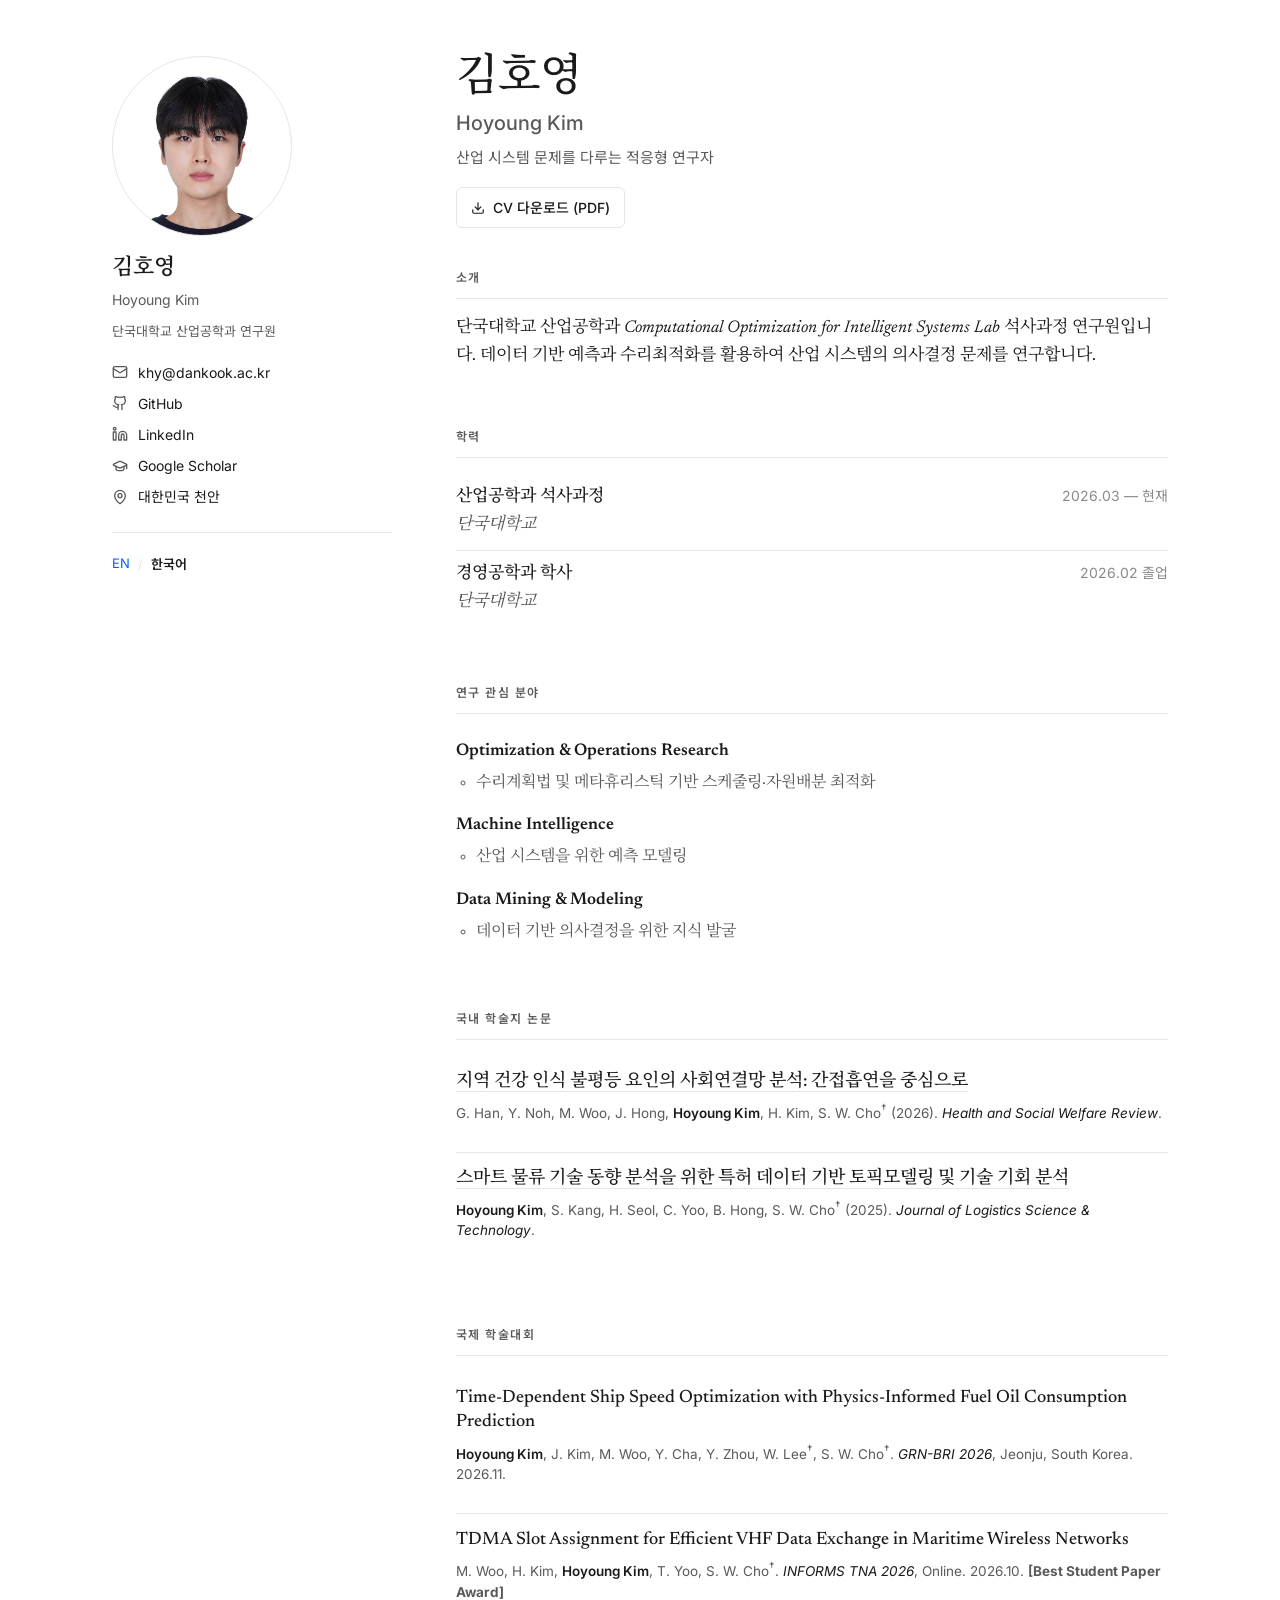
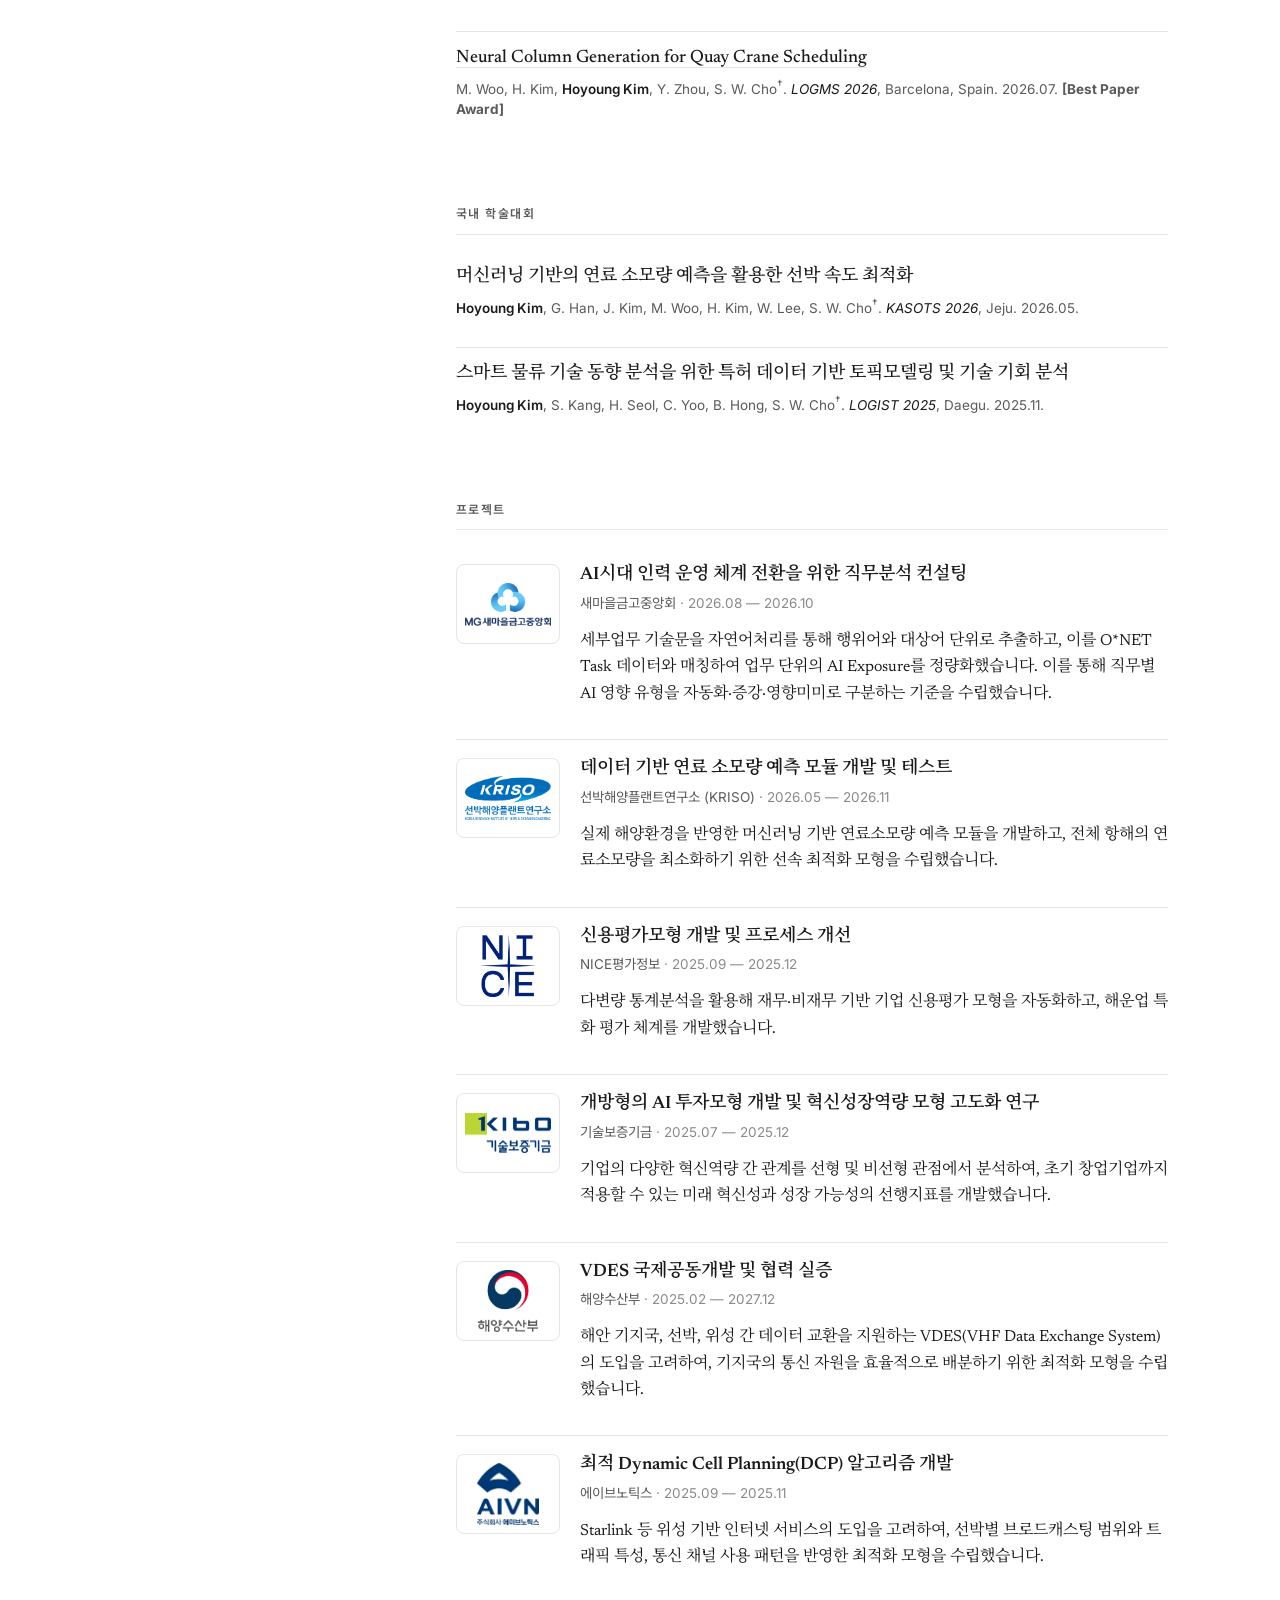
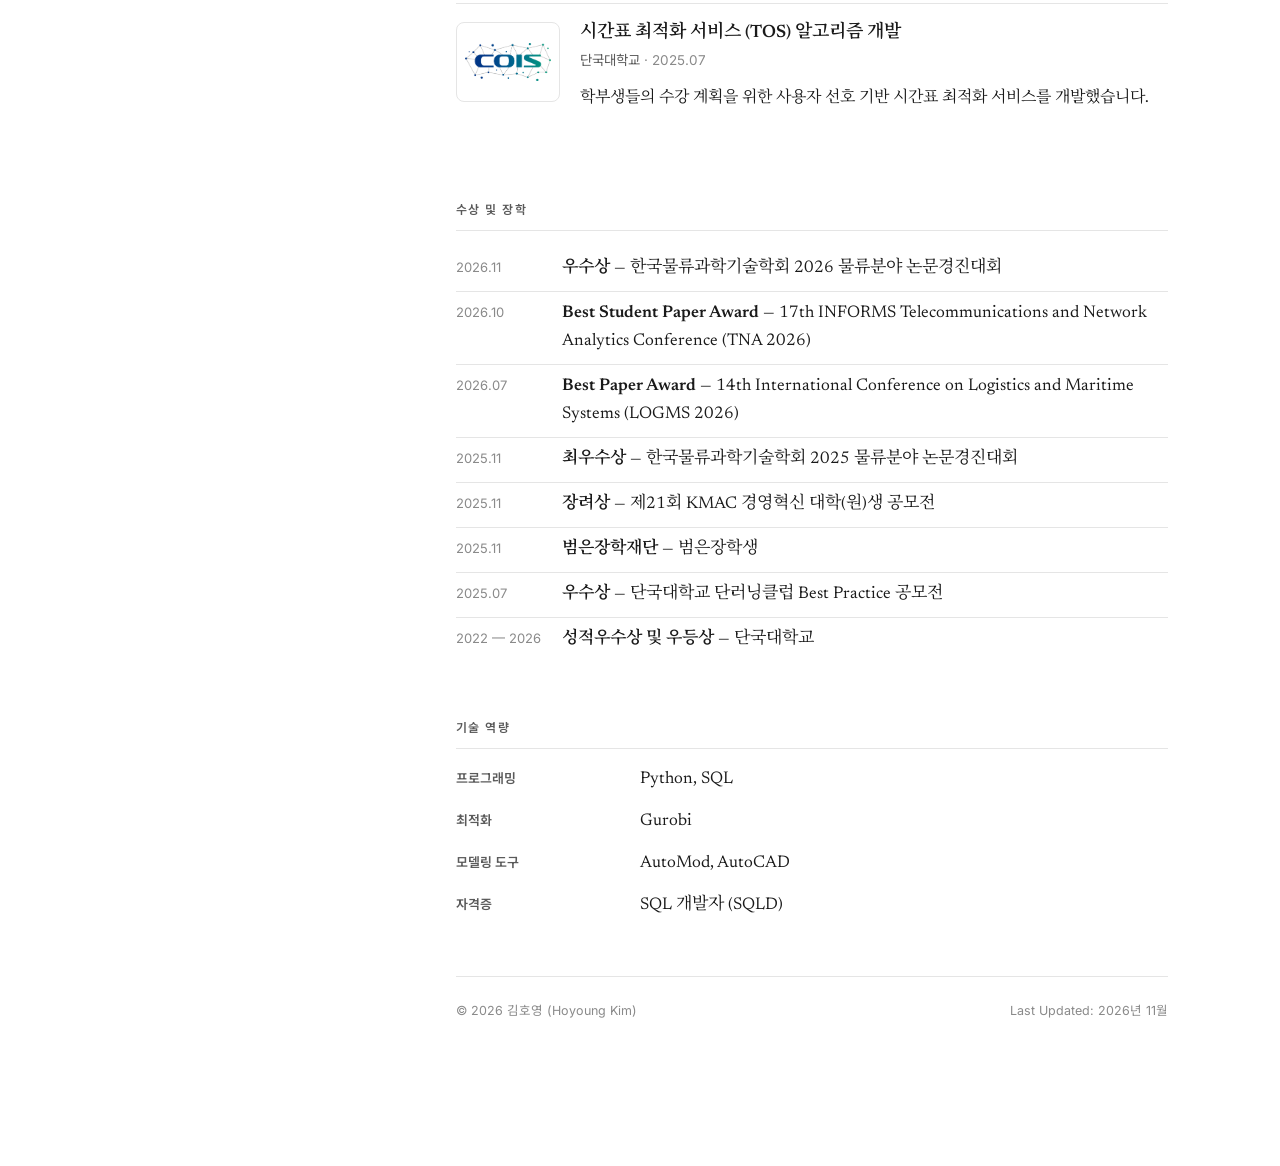
<file: cv/index_kr.html>
<!DOCTYPE html>

<html lang="ko">
<head>
<meta charset="utf-8"/>
<meta content="width=device-width, initial-scale=1.0" name="viewport"/>
<title>김호영 (Hoyoung Kim) — 산업공학, 단국대학교</title>
<meta content="김호영 (Hoyoung Kim) — 단국대학교 산업공학과 석사과정 연구원. 머신러닝, 수리최적화, 기술기회분석 연구." name="description"/>
<!-- ===========================================================
         Google Fonts
         - Newsreader: 본문 세리프
         - Inter: 섹션 헤딩/메타/UI 요소용 산세리프
         =========================================================== -->
<link href="https://fonts.googleapis.com" rel="preconnect"/>
<link crossorigin="" href="https://fonts.gstatic.com" rel="preconnect"/>
<link href="https://fonts.googleapis.com/css2?family=Inter:wght@400;500;600;700&amp;family=Newsreader:ital,wght@0,400;0,500;0,600;1,400&amp;family=Noto+Sans+KR:wght@400;500;600;700&amp;family=Noto+Serif+KR:wght@400;500;600;700&amp;display=swap" rel="stylesheet"/>
<link rel="stylesheet" href="style.css"/>
<link rel="stylesheet" href="style-print.css" media="print"/>
<link rel="alternate" hreflang="ko" href="index_kr.html" />
<link rel="alternate" hreflang="en" href="index.html" />
</head>
<body>
<div class="page">
<div class="layout">
<!-- ====================================================
             SIDEBAR — 프로필 사진 + 이름 + 소속 + 연락처
             ==================================================== -->
<aside class="sidebar">
<!-- 프로필 사진: images/profile.jpg 파일을 넣으면 표시됩니다.
               이미지가 없으면 아래 'HK' 이니셜이 보입니다. -->
<div aria-label="김호영 프로필 사진" class="profile-photo" role="img">
</div>
<h2 class="profile-name" style="
            font-family: var(--font-serif);
            font-size: 22px;
            font-weight: 600;
            text-transform: none;
            letter-spacing: -0.01em;
            color: var(--fg);
            border: none;
            padding: 0;
            margin: 0 0 6px 0;
          ">김호영</h2><p class="profile-name-en">Hoyoung Kim</p>
<p class="profile-affiliation">단국대학교 산업공학과 연구원</p>
<!-- 연락처 / 소셜 링크 -->
<ul class="contact-list">
<li>
<!-- Email icon (lucide) -->
<svg class="icon" fill="none" stroke="currentColor" stroke-linecap="round" stroke-linejoin="round" stroke-width="2" viewBox="0 0 24 24">
<rect height="16" rx="2" width="20" x="2" y="4"></rect>
<path d="m22 7-8.97 5.7a1.94 1.94 0 0 1-2.06 0L2 7"></path>
</svg>
<a href="mailto:khy@dankook.ac.kr">khy@dankook.ac.kr</a>
</li>
<li class="phone-only">
<!-- Phone icon (lucide) -->
<svg class="icon" viewBox="0 0 24 24" fill="none" stroke="currentColor" stroke-width="2" stroke-linecap="round" stroke-linejoin="round">
<path d="M22 16.92v3a2 2 0 0 1-2.18 2 19.79 19.79 0 0 1-8.63-3.07 19.5 19.5 0 0 1-6-6 19.79 19.79 0 0 1-3.07-8.67A2 2 0 0 1 4.11 2h3a2 2 0 0 1 2 1.72 12.84 12.84 0 0 0 .7 2.81 2 2 0 0 1-.45 2.11L8.09 9.91a16 16 0 0 0 6 6l1.27-1.27a2 2 0 0 1 2.11-.45 12.84 12.84 0 0 0 2.81.7A2 2 0 0 1 22 16.92z"/>
</svg>
<span style="color: var(--fg);">010-xxxx-xxxx</span>
</li><li>
<!-- GitHub icon -->
<svg class="icon" fill="none" stroke="currentColor" stroke-linecap="round" stroke-linejoin="round" stroke-width="2" viewBox="0 0 24 24">
<path d="M15 22v-4a4.8 4.8 0 0 0-1-3.5c3 0 6-2 6-5.5.08-1.25-.27-2.48-1-3.5.28-1.15.28-2.35 0-3.5 0 0-1 0-3 1.5-2.64-.5-5.36-.5-8 0C6 2 5 2 5 2c-.3 1.15-.3 2.35 0 3.5A5.403 5.403 0 0 0 4 9c0 3.5 3 5.5 6 5.5-.39.49-.68 1.05-.85 1.65-.17.6-.22 1.23-.15 1.85v4"></path>
<path d="M9 18c-4.51 2-5-2-7-2"></path>
</svg>
<a href="https://github.com/khycom" rel="noopener" target="_blank">GitHub</a>
</li>
<li>
<!-- LinkedIn icon -->
<svg class="icon" fill="none" stroke="currentColor" stroke-linecap="round" stroke-linejoin="round" stroke-width="2" viewBox="0 0 24 24">
<path d="M16 8a6 6 0 0 1 6 6v7h-4v-7a2 2 0 0 0-2-2 2 2 0 0 0-2 2v7h-4v-7a6 6 0 0 1 6-6z"></path>
<rect height="12" width="4" x="2" y="9"></rect>
<circle cx="4" cy="4" r="2"></circle>
</svg>
<a href="https://www.linkedin.com/in/hoyoung-kim-9925a537b/" rel="noopener" target="_blank">LinkedIn</a>
</li>
<li>
<!-- Google Scholar icon (graduation cap) -->
<svg class="icon" fill="none" stroke="currentColor" stroke-linecap="round" stroke-linejoin="round" stroke-width="2" viewBox="0 0 24 24">
<path d="M21.42 10.922a1 1 0 0 0-.019-1.838L12.83 5.18a2 2 0 0 0-1.66 0L2.6 9.08a1 1 0 0 0 0 1.832l8.57 3.908a2 2 0 0 0 1.66 0z"></path>
<path d="M22 10v6"></path>
<path d="M6 12.5V16a6 3 0 0 0 12 0v-3.5"></path>
</svg>
<a href="https://scholar.google.com/citations?hl=ko&amp;user=Nyvnz_4AAAAJ" rel="noopener" target="_blank">Google Scholar</a>
</li>
<li>
<!-- Location icon -->
<svg class="icon" fill="none" stroke="currentColor" stroke-linecap="round" stroke-linejoin="round" stroke-width="2" viewBox="0 0 24 24">
<path d="M20 10c0 4.993-5.539 10.193-7.399 11.799a1 1 0 0 1-1.202 0C9.539 20.193 4 14.993 4 10a8 8 0 0 1 16 0"></path>
<circle cx="12" cy="10" r="3"></circle>
</svg>
<span style="color: var(--fg);">대한민국 천안</span>
</li>
</ul>
<!-- 언어 전환 -->
<nav aria-label="Language" class="lang-switch">
<a href="index.html" hreflang="en" lang="en">EN</a>
<span class="sep">/</span>
<span class="current" lang="ko">한국어</span>
</nav>
</aside>
<!-- ====================================================
             MAIN CONTENT
             ==================================================== -->
<main class="content">
<!-- Header: 이름 타이틀 + 한 줄 포지셔닝 + CV 다운로드 -->
<header class="content-header">
<h1>김호영<span class="name-en">Hoyoung Kim</span></h1>
<p class="tagline">산업 시스템 문제를 다루는 적응형 연구자</p>
<!-- 실제 CV PDF 를 files/CV_Hoyoung_Kim.pdf 로 넣어주세요 -->
<a class="cv-download" download="" href="files/CV_Hoyoung_Kim.pdf"><svg class="icon" fill="none" stroke="currentColor" stroke-linecap="round" stroke-linejoin="round" stroke-width="2" viewBox="0 0 24 24">
<path d="M21 15v4a2 2 0 0 1-2 2H5a2 2 0 0 1-2-2v-4"></path>
<polyline points="7 10 12 15 17 10"></polyline>
<line x1="12" x2="12" y1="15" y2="3"></line>
</svg> CV 다운로드 (PDF)</a>
</header>
<!-- About -->
<section id="about"><h2>소개</h2>
<p>
  단국대학교 산업공학과 <em>Computational Optimization for Intelligent Systems Lab</em> 석사과정 연구원입니다.
  데이터 기반 예측과 수리최적화를 활용하여 산업 시스템의 의사결정 문제를 연구합니다.
</p>
</section>
<!-- Education -->
<section id="education"><h2>학력</h2>
<ul class="edu-list">
<li><div class="edu-main"><div class="edu-degree">산업공학과 석사과정</div><div class="edu-inst">단국대학교</div></div><div class="edu-year">2026.03 — 현재</div></li>
<li><div class="edu-main"><div class="edu-degree">경영공학과 학사</div><div class="edu-inst">단국대학교</div></div><div class="edu-year">2026.02 졸업</div></li>
</ul>
</section>
<!-- Research Interests -->
<section id="interests"><h2>연구 관심 분야</h2>
<ul class="interest-list">
<li><strong>Optimization &amp; Operations Research</strong><ul><li>수리계획법 및 메타휴리스틱 기반 스케줄링·자원배분 최적화</li></ul></li>
<li><strong>Machine Intelligence</strong><ul><li>산업 시스템을 위한 예측 모델링</li></ul></li>
<li><strong>Data Mining &amp; Modeling</strong><ul><li>데이터 기반 의사결정을 위한 지식 발굴</li></ul></li>
</ul>
</section>
<!-- Publications (Domestic) -->
<section id="publications">
<h2>국내 학술지 논문</h2>
<ul class="pub-list">
<li class="pub-item">
<h3 class="pub-title">
<a href="https://www.kci.go.kr/kciportal/ci/sereArticleSearch/ciSereArtiView.kci?sereArticleSearchBean.artiId=ART003355366" rel="noopener" target="_blank">지역 건강 인식 불평등 요인의 사회연결망 분석: 간접흡연을 중심으로</a>
</h3>
<p class="pub-meta">
                  G. Han, Y. Noh, M. Woo, J. Hong, <span class="self">Hoyoung Kim</span>, H. Kim, S. W. Cho<sup>†</sup> (2026).
                  <em>Health and Social Welfare Review</em>.
                </p>
</li>
<li class="pub-item">
<h3 class="pub-title">
<a href="https://www.kci.go.kr/kciportal/ci/sereArticleSearch/ciSereArtiView.kci?sereArticleSearchBean.artiId=ART003294484" rel="noopener" target="_blank">스마트 물류 기술 동향 분석을 위한 특허 데이터 기반 토픽모델링 및 기술 기회 분석</a>
</h3>
<p class="pub-meta">
<span class="self">Hoyoung Kim</span>, S. Kang, H. Seol, C. Yoo, B. Hong, S. W. Cho<sup>†</sup> (2025).
                  <em>Journal of Logistics Science &amp; Technology</em>.
                </p>
</li>
</ul>
</section>
<!-- Conference (International) -->
<section id="conf-intl">
<h2>국제 학술대회</h2>
<ul class="talk-list">
<li class="talk-item">
<h3 class="talk-title">
                  Time-Dependent Ship Speed Optimization with Physics-Informed Fuel Oil Consumption Prediction
                </h3>
<p class="talk-meta"><span class="self" style="color: var(--fg); font-weight: 600;">Hoyoung Kim</span>, J. Kim, M. Woo, Y. Cha, Y. Zhou, W. Lee<sup>†</sup>, S. W. Cho<sup>†</sup>. <em>GRN-BRI 2026</em>, Jeonju, South Korea. 2026.11.</p>
</li>
<li class="talk-item">
<h3 class="talk-title">
                  TDMA Slot Assignment for Efficient VHF Data Exchange in Maritime Wireless Networks
                </h3>
<p class="talk-meta">M. Woo, H. Kim, <span class="self" style="color: var(--fg); font-weight: 600;">Hoyoung Kim</span>, T. Yoo, S. W. Cho<sup>†</sup>. <em>INFORMS TNA 2026</em>, Online. 2026.10. <strong>[Best Student Paper Award]</strong></p>
</li>
<li class="talk-item">
<h3 class="talk-title">
                  <a href="https://link.springer.com/chapter/10.1007/978-3-032-30795-8_3" target="_blank" rel="noopener">Neural Column Generation for Quay Crane Scheduling</a>
                </h3>
<p class="talk-meta">M. Woo, H. Kim, <span class="self" style="color: var(--fg); font-weight: 600;">Hoyoung Kim</span>, Y. Zhou, S. W. Cho<sup>†</sup>. <em>LOGMS 2026</em>, Barcelona, Spain. 2026.07. <strong>[Best Paper Award]</strong></p>
</li>
</ul>
</section>

<!-- Conference (Domestic) -->
<section id="conf-domestic">
<h2>국내 학술대회</h2>
<ul class="talk-list">
<li class="talk-item">
<h3 class="talk-title">
                  머신러닝 기반의 연료 소모량 예측을 활용한 선박 속도 최적화
                </h3>
<p class="talk-meta"><span class="self" style="color: var(--fg); font-weight: 600;">Hoyoung Kim</span>, G. Han, J. Kim, M. Woo, H. Kim, W. Lee, S. W. Cho<sup>†</sup>. <em>KASOTS 2026</em>, Jeju. 2026.05.</p>
</li>
<li class="talk-item">
<h3 class="talk-title">
                  스마트 물류 기술 동향 분석을 위한 특허 데이터 기반 토픽모델링 및 기술 기회 분석
                </h3>
<p class="talk-meta"><span class="self" style="color: var(--fg); font-weight: 600;">Hoyoung Kim</span>, S. Kang, H. Seol, C. Yoo, B. Hong, S. W. Cho<sup>†</sup>. <em>LOGIST 2025</em>, Daegu. 2025.11.</p>
</li>
</ul>
</section>
<!-- Selected Projects -->
<section id="projects">
<h2>프로젝트</h2>
<ul class="proj-list">
<!-- Project 1: 새마을금고중앙회 -->
<li class="proj-item">
<div class="proj-logo">
<img alt="새마을금고중앙회 로고" onerror="this.style.display='none'; this.nextElementSibling.style.display='flex';" src="logos/MG.png"/>
<div class="logo-fallback" style="display:none;">MG</div>
</div>
<div class="proj-body">
<h3 class="proj-title">AI시대 인력 운영 체계 전환을 위한 직무분석 컨설팅</h3>
<p class="proj-org">새마을금고중앙회 <span class="period">· 2026.08 — 2026.10</span></p>
<p class="proj-summary">
                    세부업무 기술문을 자연어처리를 통해 행위어와 대상어 단위로 추출하고,
                    이를 O*NET Task 데이터와 매칭하여 업무 단위의 AI Exposure를 정량화했습니다.
                    이를 통해 직무별 AI 영향 유형을 자동화·증강·영향미미로 구분하는 기준을 수립했습니다.
                  </p>
</div>
</li>
<!-- Project 2: KRISO -->
<li class="proj-item">
<div class="proj-logo">
<!-- logos/kriso.png 파일을 넣어주세요. 없으면 자리표시자 텍스트가 보입니다. -->
<img alt="KRISO logo" onerror="this.style.display='none'; this.nextElementSibling.style.display='flex';" src="logos/kriso.png"/>
<div class="logo-fallback" style="display:none;">KRISO</div>
</div>
<div class="proj-body">
<h3 class="proj-title">데이터 기반 연료 소모량 예측 모듈 개발 및 테스트</h3>
<p class="proj-org">선박해양플랜트연구소 (KRISO) <span class="period">· 2026.05 — 2026.11</span></p>
<p class="proj-summary">실제 해양환경을 반영한 머신러닝 기반 연료소모량 예측 모듈을 개발하고, 전체 항해의 연료소모량을 최소화하기 위한 선속 최적화 모형을 수립했습니다.</p>
</div>
</li>
<!-- Project 3: NICE Information Service -->
<li class="proj-item">
<div class="proj-logo">
<img alt="NICE Information Service logo" onerror="this.style.display='none'; this.nextElementSibling.style.display='flex';" src="logos/nice.png"/>
<div class="logo-fallback" style="display:none;">NICE</div>
</div>
<div class="proj-body">
<h3 class="proj-title">신용평가모형 개발 및 프로세스 개선</h3>
<p class="proj-org">NICE평가정보 <span class="period">· 2025.09 — 2025.12</span></p>
<p class="proj-summary">다변량 통계분석을 활용해 재무·비재무 기반 기업 신용평가 모형을 자동화하고, 해운업 특화 평가 체계를 개발했습니다.</p>
</div>
</li>
<!-- Project 4: KIBO -->
<li class="proj-item">
<div class="proj-logo">
<img alt="KIBO logo" onerror="this.style.display='none'; this.nextElementSibling.style.display='flex';" src="logos/kibo.png"/>
<div class="logo-fallback" style="display:none;">KIBO</div>
</div>
<div class="proj-body">
<h3 class="proj-title">개방형의 AI 투자모형 개발 및 혁신성장역량 모형 고도화 연구</h3>
<p class="proj-org">기술보증기금 <span class="period">· 2025.07 — 2025.12</span></p>
<p class="proj-summary">기업의 다양한 혁신역량 간 관계를 선형 및 비선형 관점에서 분석하여, 초기 창업기업까지 적용할 수 있는 미래 혁신성과 성장 가능성의 선행지표를 개발했습니다.</p>
</div>
</li>
<!-- Project 5: Ministry of Oceans and Fisheries -->
<li class="proj-item">
<div class="proj-logo">
<img alt="Ministry of Oceans and Fisheries logo" onerror="this.style.display='none'; this.nextElementSibling.style.display='flex';" src="logos/mof.png"/>
<div class="logo-fallback" style="display:none;">MOF</div>
</div>
<div class="proj-body">
<h3 class="proj-title">VDES 국제공동개발 및 협력 실증</h3>
<p class="proj-org">해양수산부 <span class="period">· 2025.02 — 2027.12</span></p>
<p class="proj-summary">해안 기지국, 선박, 위성 간 데이터 교환을 지원하는 VDES(VHF Data Exchange System)의 도입을 고려하여, 기지국의 통신 자원을 효율적으로 배분하기 위한 최적화 모형을 수립했습니다.</p>
</div>
</li>
<!-- Project 6: AIVeNautics -->
<li class="proj-item">
<div class="proj-logo">
<img alt="AIVeNautics logo" onerror="this.style.display='none'; this.nextElementSibling.style.display='flex';" src="logos/AIVeNautics.png"/>
<div class="logo-fallback" style="display:none;">AIVeNautics</div>
</div>
<div class="proj-body">
<h3 class="proj-title">최적 Dynamic Cell Planning(DCP) 알고리즘 개발</h3>
<p class="proj-org">에이브노틱스 <span class="period">· 2025.09 — 2025.11</span></p>
<p class="proj-summary">Starlink 등 위성 기반 인터넷 서비스의 도입을 고려하여, 선박별 브로드캐스팅 범위와 트래픽 특성, 통신 채널 사용 패턴을 반영한 최적화 모형을 수립했습니다.</p>
</div>
</li>
<!-- Project 7: Dankook University / COIS Lab -->
<li class="proj-item">
<div class="proj-logo">
<img alt="COIS Lab / Dankook University logo" onerror="this.style.display='none'; this.nextElementSibling.style.display='flex';" src="logos/cois-lab.png"/>
<div class="logo-fallback" style="display:none;">COIS LAB</div>
</div>
<div class="proj-body">
<h3 class="proj-title">시간표 최적화 서비스 (TOS) 알고리즘 개발</h3>
<p class="proj-org">단국대학교 <span class="period">· 2025.07</span></p>
<p class="proj-summary">학부생들의 수강 계획을 위한 사용자 선호 기반 시간표 최적화 서비스를 개발했습니다.</p>
</div>
</li>
</ul>
</section>
<!-- Honors & Awards -->
<section id="awards">
<h2>수상 및 장학</h2>
<ul class="award-list">
<li>
<div class="award-date">2026.11</div>
<div class="award-desc"><strong>우수상</strong> — 한국물류과학기술학회 2026 물류분야 논문경진대회</div>
</li>
<li>
<div class="award-date">2026.10</div>
<div class="award-desc"><strong>Best Student Paper Award</strong> — 17th INFORMS Telecommunications and Network Analytics Conference (TNA 2026)</div>
</li>
<li>
<div class="award-date">2026.07</div>
<div class="award-desc"><strong>Best Paper Award</strong> — 14th International Conference on Logistics and Maritime Systems (LOGMS 2026)</div>
</li>
<li>
<div class="award-date">2025.11</div>
<div class="award-desc"><strong>최우수상</strong> — 한국물류과학기술학회 2025 물류분야 논문경진대회</div>
</li>
<li>
<div class="award-date">2025.11</div>
<div class="award-desc"><strong>장려상</strong> — 제21회 KMAC 경영혁신 대학(원)생 공모전</div>
</li>
<li>
<div class="award-date">2025.11</div>
<div class="award-desc"><strong>범은장학재단</strong> — 범은장학생</div>
</li>
<li>
<div class="award-date">2025.07</div>
<div class="award-desc"><strong>우수상</strong> — 단국대학교 단러닝클럽 Best Practice 공모전</div>
</li>
<li>
<div class="award-date">2022 — 2026</div>
<div class="award-desc"><strong>성적우수상 및 우등상</strong> — 단국대학교</div>
</li>
</ul>
</section>
<!-- Skills -->
<section id="skills">
<h2>기술 역량</h2>
<dl class="skills-grid">
<dt>프로그래밍</dt>
<dd>Python, SQL</dd>
<dt>최적화</dt>
<dd>Gurobi</dd>
<dt>모델링 도구</dt>
<dd>AutoMod, AutoCAD</dd>
<dt>자격증</dt>
<dd>SQL 개발자 (SQLD)</dd>
</dl>
</section>
<footer>
<span>© 2026 김호영 (Hoyoung Kim)</span>
<span>Last Updated: 2026년 11월</span>
</footer>
</main>
</div>
</div>
</body>
</html>
</file>
<file: cv/style.css>
/* ============================================================
   디자인
   - 흰 배경 + 진한 잉크 색상 본문
   ============================================================ */
:root {
  --bg: #ffffff;
  --fg: #1a1a1a;           /* 본문 잉크 */
  --fg-muted: #5a5a5a;     /* 보조 텍스트 */
  --fg-subtle: #8a8a8a;    /* 더 연한 메타 */
  --line: #e5e5e5;         /* 구분선 */
  --accent: #0a5cff;       /* 링크 액센트 (차분한 블루) */
  --accent-hover: #083fb0;
  --surface: #fafafa;      /* 연한 카드/블록 배경 */

  --font-serif: 'Newsreader', Georgia, 'Times New Roman', serif;
  --font-sans: 'Inter', -apple-system, BlinkMacSystemFont, sans-serif;

  --max-content: 1160px;
  --sidebar-width: 280px;
}

/* 기본 리셋 */
*,
*::before,
*::after {
  box-sizing: border-box;
}

html {
  -webkit-text-size-adjust: 100%;
  scroll-behavior: smooth;
}

body {
  margin: 0;
  background: var(--bg);
  color: var(--fg);
  font-family: var(--font-serif);
  font-size: 17px;
  line-height: 1.65;
  -webkit-font-smoothing: antialiased;
  -moz-osx-font-smoothing: grayscale;
}

a {
  color: var(--accent);
  text-decoration: none;
  border-bottom: 1px solid transparent;
  transition: border-color 0.15s ease, color 0.15s ease;
}
a:hover {
  color: var(--accent-hover);
  border-bottom-color: currentColor;
}

/* ============================================================
   레이아웃: 좌측 고정 사이드바 + 우측 스크롤 콘텐츠
   - 데스크톱: 2컬럼
   - 모바일(≤ 900px): 세로 스택, 사이드바 상단 배치
   ============================================================ */
.page {
  max-width: var(--max-content);
  margin: 0 auto;
  padding: 0 32px;
}

.layout {
  display: grid;
  grid-template-columns: var(--sidebar-width) 1fr;
  gap: 64px;
  padding-top: 56px;
  padding-bottom: 96px;
}

@media (max-width: 900px) {
  .page {
    padding: 0 20px;
  }
  .layout {
    grid-template-columns: 1fr;
    gap: 40px;
    padding-top: 32px;
  }
}

/* ============================================================
   사이드바
   - sticky 로 스크롤 시 따라오도록 고정
   - 프로필 사진 + 이름 + 소속 + 연락처 링크
   ============================================================ */
.sidebar {
  position: sticky;
  top: 56px;
  align-self: start;
}

@media (max-width: 900px) {
  .sidebar {
    position: static;
  }
}

/* 프로필 사진 영역
   - 실제 사진을 /images/profile.jpg 경로에 넣으면 표시
   - 이미지가 없을 때도 영역이 유지되도록 기본 배경/이니셜 노출 */
.profile-photo {
  width: 180px;
  height: 180px;
  border-radius: 50%;
  background: var(--surface);
  background-image: url('images/profile.jpg');
  background-size: cover;
  background-position: center;
  margin-bottom: 20px;
  border: 1px solid var(--line);
  /* 사진이 없을 때 fallback 으로 표시될 이니셜 처리 */
  display: flex;
  align-items: center;
  justify-content: center;
  color: var(--fg-subtle);
  font-family: var(--font-sans);
  font-size: 48px;
  font-weight: 500;
  letter-spacing: -0.02em;
}

.profile-name {
  font-family: var(--font-serif);
  font-size: 22px;
  font-weight: 600;
  line-height: 1.25;
  margin: 0 0 6px 0;
  letter-spacing: -0.01em;
}

.profile-affiliation {
  font-family: var(--font-sans);
  font-size: 13px;
  line-height: 1.55;
  color: var(--fg-muted);
  margin: 0 0 20px 0;
}

/* 사이드바 연락처 링크 리스트 */
.contact-list {
  list-style: none;
  padding: 0;
  margin: 0;
  font-family: var(--font-sans);
  font-size: 14px;
}
.contact-list li {
  margin: 0 0 8px 0;
  display: flex;
  align-items: center;
  gap: 10px;
}
.contact-list .icon {
  width: 16px;
  height: 16px;
  color: var(--fg-muted);
  flex-shrink: 0;
}
.contact-list a {
  color: var(--fg);
  border-bottom: none;
}
.contact-list a:hover {
  color: var(--accent);
}
.contact-list .phone-only {
  display: none;
}

/* ============================================================
   메인 콘텐츠
   ============================================================ */
.content > section {
  margin-bottom: 56px;
}

/* 가장 위에 있는 이름 타이틀 (대형) */
.content-header {
  margin-bottom: 40px;
}
.content-header h1 {
  font-family: var(--font-serif);
  font-size: 44px;
  font-weight: 500;
  line-height: 1.1;
  letter-spacing: -0.02em;
  margin: 0 0 12px 0;
}
.content-header .tagline {
  font-family: var(--font-sans);
  font-size: 15px;
  color: var(--fg-muted);
  margin: 0;
}

/* CV 다운로드 버튼 줄 */
.cv-download {
  margin-top: 16px;
  display: inline-flex;
  align-items: center;
  gap: 8px;
  font-family: var(--font-sans);
  font-size: 14px;
  font-weight: 500;
  padding: 8px 14px;
  border: 1px solid var(--line);
  border-radius: 6px;
  color: var(--fg);
  background: var(--bg);
  transition: border-color 0.15s ease, background 0.15s ease;
}
.cv-download:hover {
  border-color: var(--fg);
  background: var(--surface);
  color: var(--fg);
}
.cv-download .icon {
  width: 14px;
  height: 14px;
}

/* 섹션 헤딩 */
.content h2 {
  font-family: var(--font-sans);
  font-size: 12px;
  font-weight: 600;
  letter-spacing: 0.12em;
  text-transform: uppercase;
  color: var(--fg-muted);
  margin: 0 0 16px 0;
  padding-bottom: 10px;
  border-bottom: 1px solid var(--line);
}

.content p {
  margin: 0 0 14px 0;
}

/* ============================================================
   Education / Research Interests — 컴팩트 리스트
   ============================================================ */
.edu-list {
  list-style: none;
  padding: 0;
  margin: 0;
}
.edu-list li {
  display: flex;
  justify-content: space-between;
  align-items: baseline;
  gap: 16px;
  padding: 10px 0;
  border-bottom: 1px solid var(--line);
}
.edu-list li:last-child {
  border-bottom: none;
}
.edu-list .edu-main {
  flex: 1;
}
.edu-list .edu-degree {
  font-weight: 500;
}
.edu-list .edu-inst {
  color: var(--fg-muted);
  font-style: italic;
}
.edu-list .edu-year {
  font-family: var(--font-sans);
  font-size: 14px;
  color: var(--fg-subtle);
  white-space: nowrap;
}

.interest-list {
  list-style: none;
  padding: 0;
  margin: 0;
}
.interest-list > li {
  padding: 8px 0;
}
.interest-list > li > strong {
  font-weight: 600;
}
.interest-list ul {
  margin: 4px 0 0 0;
  padding-left: 20px;
  color: var(--fg-muted);
  font-size: 16px;
}

/* ============================================================
   Publications / Talks — 논문 스타일 블록
   ============================================================ */
.pub-list,
.talk-list {
  list-style: none;
  padding: 0;
  margin: 0;
}
.pub-item,
.talk-item {
  padding: 14px 0;
  border-bottom: 1px solid var(--line);
}
.pub-item:last-child,
.talk-item:last-child {
  border-bottom: none;
}
.pub-title,
.talk-title {
  font-family: var(--font-serif);
  font-size: 18px;
  font-weight: 500;
  line-height: 1.35;
  margin: 0 0 6px 0;
}
.pub-title a,
.talk-title a {
  color: var(--fg);
  border-bottom-color: var(--line);
}
.pub-title a:hover,
.talk-title a:hover {
  color: var(--accent);
  border-bottom-color: var(--accent);
}
.pub-meta,
.talk-meta {
  font-family: var(--font-sans);
  font-size: 13.5px;
  color: var(--fg-muted);
  line-height: 1.55;
  margin: 0;
}
.pub-meta .self {
  color: var(--fg);
  font-weight: 600;
}
.pub-meta em,
.talk-meta em {
  font-style: italic;
  color: var(--fg);
}
.tag {
  display: inline-block;
  font-family: var(--font-sans);
  font-size: 11px;
  font-weight: 500;
  letter-spacing: 0.04em;
  padding: 2px 8px;
  margin-right: 6px;
  border-radius: 3px;
  background: var(--surface);
  color: var(--fg-muted);
  border: 1px solid var(--line);
  vertical-align: middle;
}

/* ============================================================
   Projects — 기관 로고 + 설명 블록
   - 좌측: 로고 (56x56 고정)
   - 우측: 프로젝트 이름 / 기관명 / 기간 / 한 줄 요약
   ============================================================ */
.proj-list {
  list-style: none;
  padding: 0;
  margin: 0;
}
.proj-item {
  display: grid;
  grid-template-columns: 104px 1fr;
  gap: 20px;
  align-items: start;
  padding: 18px 0;
  border-bottom: 1px solid var(--line);
}
.proj-item:last-child {
  border-bottom: none;
}

/* 기관 로고 컨테이너
   - 실제 로고 이미지를 logos/ 폴더에 넣으면 <img>로 대체됨
   - 로고가 없을 때는 기관명 이니셜을 보여주는 자리표시 */
.proj-logo {
  /* 가로형 로고(kriso, kibo, cois-lab 등)와 정사각형 로고(nice, mof 등)가
     비슷한 크기로 보이도록 가로로 넓은 박스를 씁니다. 정사각형 박스에서는
     가로형 로고가 폭에 맞춰 축소되면서 높이가 절반 이하로 줄어듭니다. */
  width: 104px;
  height: 80px;
  display: flex;
  align-items: center;
  justify-content: center;
  background: #ffffff;
  border: 1px solid var(--line);
  border-radius: 8px;
  overflow: hidden;
  flex-shrink: 0;
}
.proj-logo img {
  width: 100%;
  height: 100%;
  /* contain: 비율을 유지한 채 박스 안에 전부 들어가므로 절대 잘리지 않음 */
  object-fit: contain;
  padding: 8px;
}
.proj-logo .logo-fallback {
  font-family: var(--font-sans);
  font-size: 11px;
  font-weight: 700;
  letter-spacing: 0.04em;
  color: var(--fg-muted);
  text-align: center;
  padding: 4px;
  line-height: 1.2;
}

.proj-body {
  min-width: 0; /* grid 아이템 텍스트 오버플로우 방지 */
}
.proj-title {
  font-family: var(--font-serif);
  font-size: 18px;
  font-weight: 600;
  line-height: 1.3;
  margin: 0 0 4px 0;
}
.proj-org {
  font-family: var(--font-sans);
  font-size: 13.5px;
  color: var(--fg-muted);
  margin: 0 0 8px 0;
}
.proj-org .period {
  color: var(--fg-subtle);
}
.proj-summary {
  font-size: 16px;
  margin: 0;
  color: var(--fg);
}

/* ============================================================
   Honors & Awards / Skills — 간결한 리스트
   ============================================================ */
.award-list {
  list-style: none;
  padding: 0;
  margin: 0;
}
.award-list li {
  padding: 8px 0;
  border-bottom: 1px solid var(--line);
  display: flex;
  gap: 16px;
  align-items: baseline;
}
.award-list li:last-child {
  border-bottom: none;
}
.award-date {
  font-family: var(--font-sans);
  font-size: 13px;
  color: var(--fg-subtle);
  min-width: 90px;
  flex-shrink: 0;
}
.award-desc {
  flex: 1;
}
.award-desc strong {
  font-weight: 600;
}

.skills-grid {
  display: grid;
  grid-template-columns: 160px 1fr;
  gap: 14px 24px;
  align-items: baseline;
}
@media (max-width: 600px) {
  /* 좁은 화면에서는 로고 칸을 줄여 본문 폭을 확보 */
  .proj-item {
    grid-template-columns: 84px 1fr;
    gap: 14px;
  }
  .proj-logo {
    width: 84px;
    height: 64px;
  }

  .skills-grid {
    grid-template-columns: 1fr;
    gap: 2px 0;
  }
  .skills-grid > dt {
    padding-top: 8px;
  }
}
.skills-grid dt {
  font-family: var(--font-sans);
  font-size: 13px;
  font-weight: 600;
  color: var(--fg-muted);
}
.skills-grid dd {
  margin: 0;
}

/* ============================================================
   Footer
   ============================================================ */
footer {
  border-top: 1px solid var(--line);
  padding: 24px 0 48px 0;
  font-family: var(--font-sans);
  font-size: 12.5px;
  color: var(--fg-subtle);
  display: flex;
  justify-content: space-between;
  flex-wrap: wrap;
  gap: 8px;
}
/* ============================================================
   국문 페이지 전용 (html lang="ko")
   - 한글 본문 가독성을 위해 Noto 계열로 교체
   - 국문 이름 아래 영문 병기 요소
   ============================================================ */
html[lang='ko'] {
  --font-serif: 'Newsreader', 'Noto Serif KR', Georgia, serif;
  --font-sans: 'Inter', 'Noto Sans KR', -apple-system, BlinkMacSystemFont, sans-serif;
  --max-content: 1120px;
}

.profile-name-en {
  font-family: var(--font-sans);
  font-size: 14px;
  color: var(--fg-muted);
  margin: -2px 0 10px 0;
}

.content-header .name-en {
  display: block;
  margin-top: 8px;
  font-family: var(--font-sans);
  font-size: 20px;
  font-weight: 500;
  letter-spacing: 0;
  color: var(--fg-muted);
}

/* ============================================================
   언어 전환 링크 (사이드바 하단)
   ============================================================ */
.lang-switch {
  margin-top: 24px;
  padding-top: 20px;
  border-top: 1px solid var(--line);
  font-family: var(--font-sans);
  font-size: 13px;
  display: flex;
  align-items: center;
  gap: 8px;
}
.lang-switch .current {
  color: var(--fg);
  font-weight: 600;
}
.lang-switch .sep {
  color: var(--line);
}

/* 인쇄 시 사이드바 간소화 (선택적 개선) */
@media print {
  .sidebar {
    position: static;
  }
  a {
    color: var(--fg);
    border-bottom: none;
  }
  .lang-switch {
    display: none;
  }

  /* 프로젝트 하나가 페이지 중간에서 잘리지 않도록 */
  .proj-item {
    break-inside: avoid;
    page-break-inside: avoid;
  }

  /* 논문, 학술대회, 수상 항목도 잘리지 않도록 */
  .pub-item,
  .talk-item,
  .award-list li,
  .edu-list li {
    break-inside: avoid;
    page-break-inside: avoid;
  }
}
</file>
<file: cv/style-print.css>
/* ============================================================
   style-print.css
   브라우저 인쇄(Ctrl+P → PDF 저장) 시에만 적용되는 스타일
   <link rel="stylesheet" href="style-print.css" media="print" />
   ============================================================ */

@page {
  size: A4;
  margin: 14mm 16mm;
}

body {
  font-size: 13px;
  line-height: 1.55;
  color: #000;
  background: #fff;
}

a {
  color: #000;
  border-bottom: none;
  text-decoration: none;
}

/* ============================================================
   레이아웃: 2컬럼 → 1컬럼
   ============================================================ */
.page {
  max-width: 100%;
  padding: 0;
}

.layout {
  display: block;
  padding: 0;
}

/* ============================================================
   사이드바 → 상단 헤더
   좌: 사진 + 이름 + 소속  /  우: 연락처 세로 배치
   ============================================================ */
.sidebar {
  position: static;
  display: grid;
  grid-template-columns: auto 1fr 200px;
  grid-template-rows: auto auto auto;
  gap: 2px 16px;
  padding-bottom: 14px;
  margin-bottom: 16px;
  border-bottom: 2px solid #000;
}

.profile-photo {
  grid-row: 1 / 4;
  grid-column: 1;
  width: 80px;
  height: 80px;
  margin-bottom: 0;
  border: 1px solid #ccc;
}

.profile-name {
  grid-column: 2;
  font-size: 20px !important;
  margin: 0 !important;
  align-self: end;
}

.profile-name-en {
  grid-column: 2;
  font-size: 12px;
  margin: 0;
}

.profile-affiliation {
  grid-column: 2;
  font-size: 12px;
  margin: 0;
  color: #333;
}

/* 전화번호 인쇄 시 표시 */
.contact-list .phone-only {
  display: flex !important;
}

/* 연락처: 오른쪽 칼럼에 세로 배치, 칼럼 안에서 왼쪽 정렬 */
.contact-list {
  grid-column: 3;
  grid-row: 1 / 4;
  display: flex;
  flex-direction: column;
  justify-content: center;
  gap: 6px;
  margin-top: 0;
  font-size: 11px;
}

.contact-list li {
  margin: 0;
  gap: 5px;
}

.contact-list .icon {
  width: 12px;
  height: 12px;
}

/* GitHub(3), LinkedIn(4), Google Scholar(5) 숨김 */
.contact-list li:nth-child(3),
.contact-list li:nth-child(4),
.contact-list li:nth-child(5) {
  display: none;
}

/* 인쇄 시 숨길 요소 */
.lang-switch,
.cv-download {
  display: none !important;
}

/* ============================================================
   메인 콘텐츠 헤더 숨김 (사이드바 헤더와 중복)
   ============================================================ */
.content-header {
  display: none !important;
}

/* ============================================================
   메인 콘텐츠
   ============================================================ */
.content > section {
  margin-bottom: 18px;
}

.content h2 {
  font-size: 11px;
  margin-bottom: 8px;
  padding-bottom: 5px;
  color: #000;
}

.content p {
  margin-bottom: 8px;
}

/* ============================================================
   Education
   ============================================================ */
.edu-list li {
  padding: 5px 0;
}

.edu-list .edu-degree {
  font-size: 13px;
}

.edu-list .edu-inst {
  font-size: 12px;
}

.edu-list .edu-year {
  font-size: 12px;
}

/* ============================================================
   Research Interests
   ============================================================ */
.interest-list > li {
  padding: 4px 0;
  font-size: 13px;
}

.interest-list ul {
  font-size: 12px;
  margin-top: 2px;
}

/* ============================================================
   Publications / Conference
   ============================================================ */
.pub-item,
.talk-item {
  padding: 8px 0;
}

.pub-title,
.talk-title {
  font-size: 13px;
  margin-bottom: 3px;
}

.pub-meta,
.talk-meta {
  font-size: 11px;
}

/* ============================================================
   Projects
   ============================================================ */
.proj-item {
  grid-template-columns: 72px 1fr;
  gap: 12px;
  padding: 10px 0;
}

.proj-logo {
  width: 72px;
  height: 54px;
}

.proj-logo img {
  padding: 5px;
}

.proj-title {
  font-size: 13px;
  margin-bottom: 3px;
}

.proj-org {
  font-size: 11px;
  margin-bottom: 5px;
}

.proj-summary {
  font-size: 12px;
}

/* ============================================================
   Awards
   ============================================================ */
.award-list li {
  padding: 5px 0;
}

.award-date {
  font-size: 11px;
  min-width: 70px;
}

.award-desc {
  font-size: 13px;
}

/* ============================================================
   Skills
   ============================================================ */
.skills-grid {
  grid-template-columns: 110px 1fr;
  gap: 6px 20px;
}

.skills-grid dt {
  font-size: 11px;
}

.skills-grid dd {
  font-size: 13px;
}

/* ============================================================
   Footer
   ============================================================ */
footer {
  display: none !important;
}

/* ============================================================
   페이지 잘림 방지
   ============================================================ */
section {
  break-inside: avoid;
  page-break-inside: avoid;
}

.proj-item,
.pub-item,
.talk-item,
.award-list li,
.edu-list li {
  break-inside: avoid;
  page-break-inside: avoid;
}
</file>
